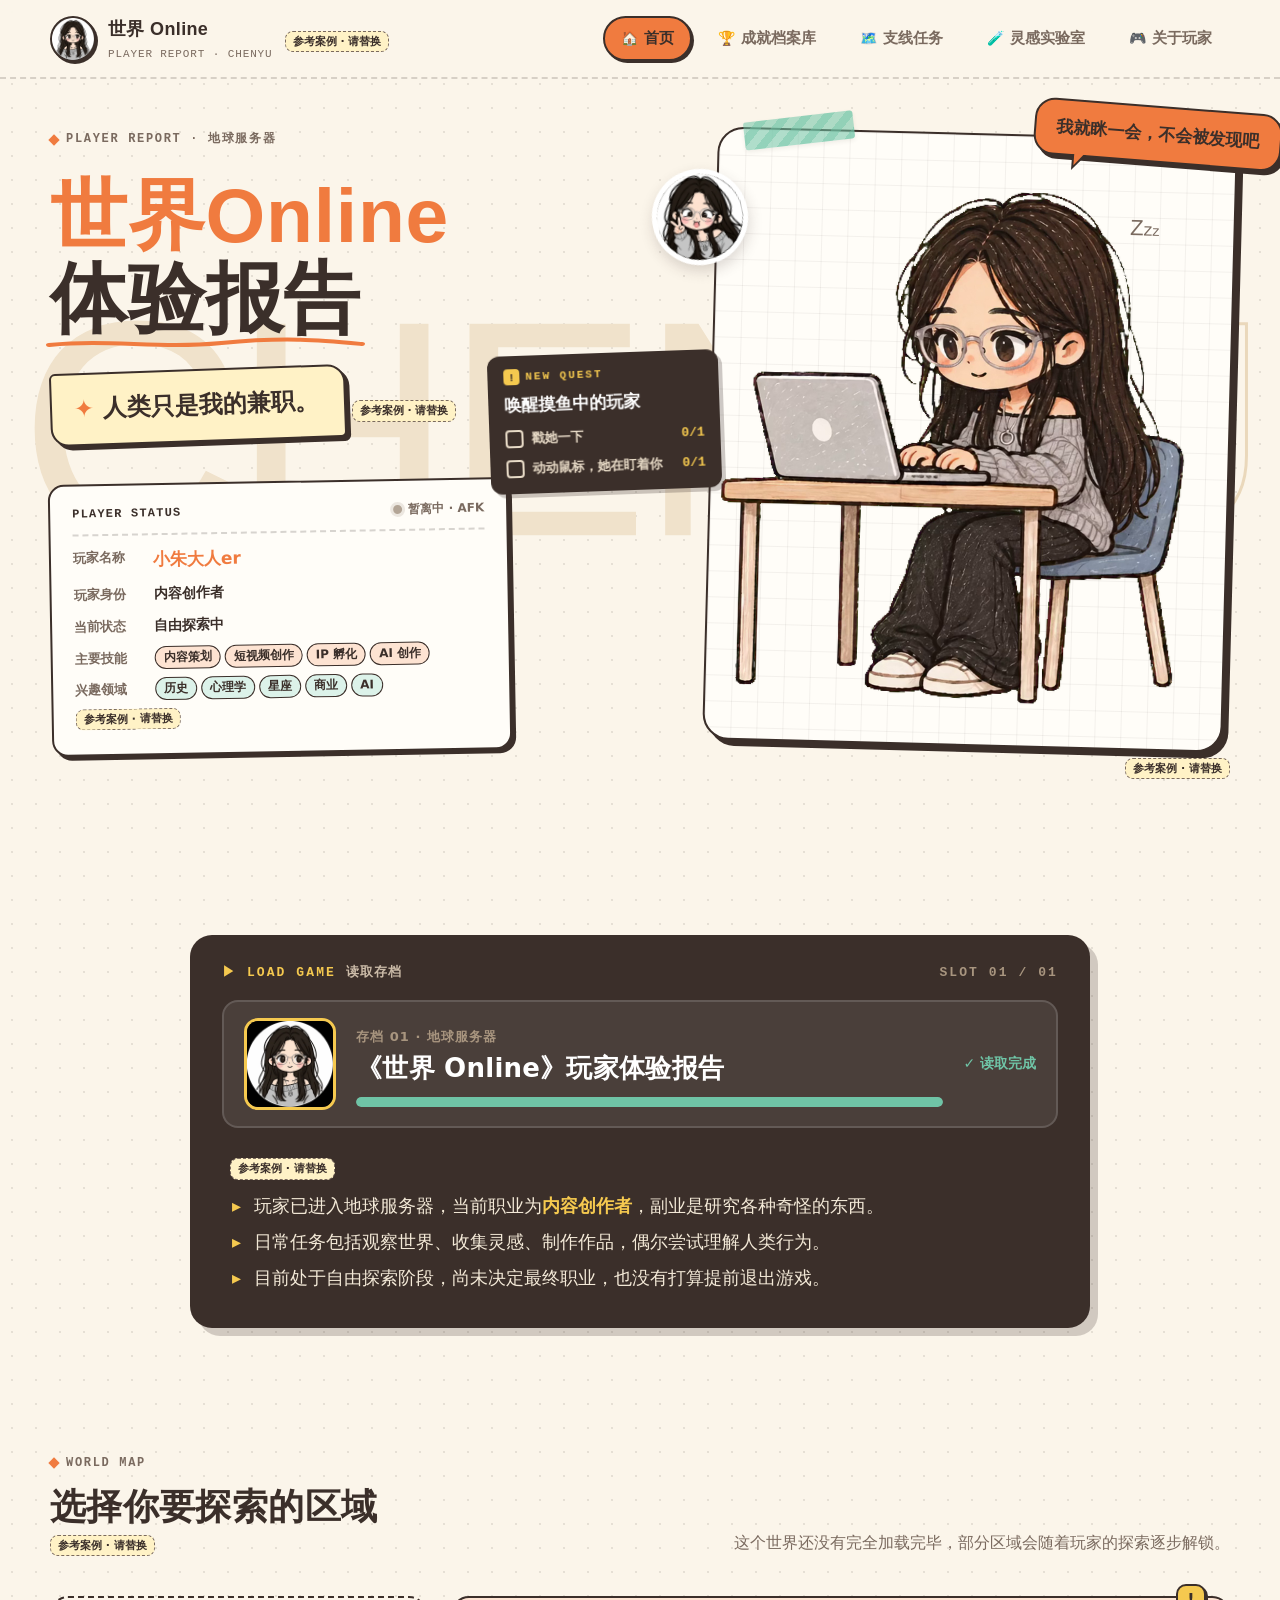
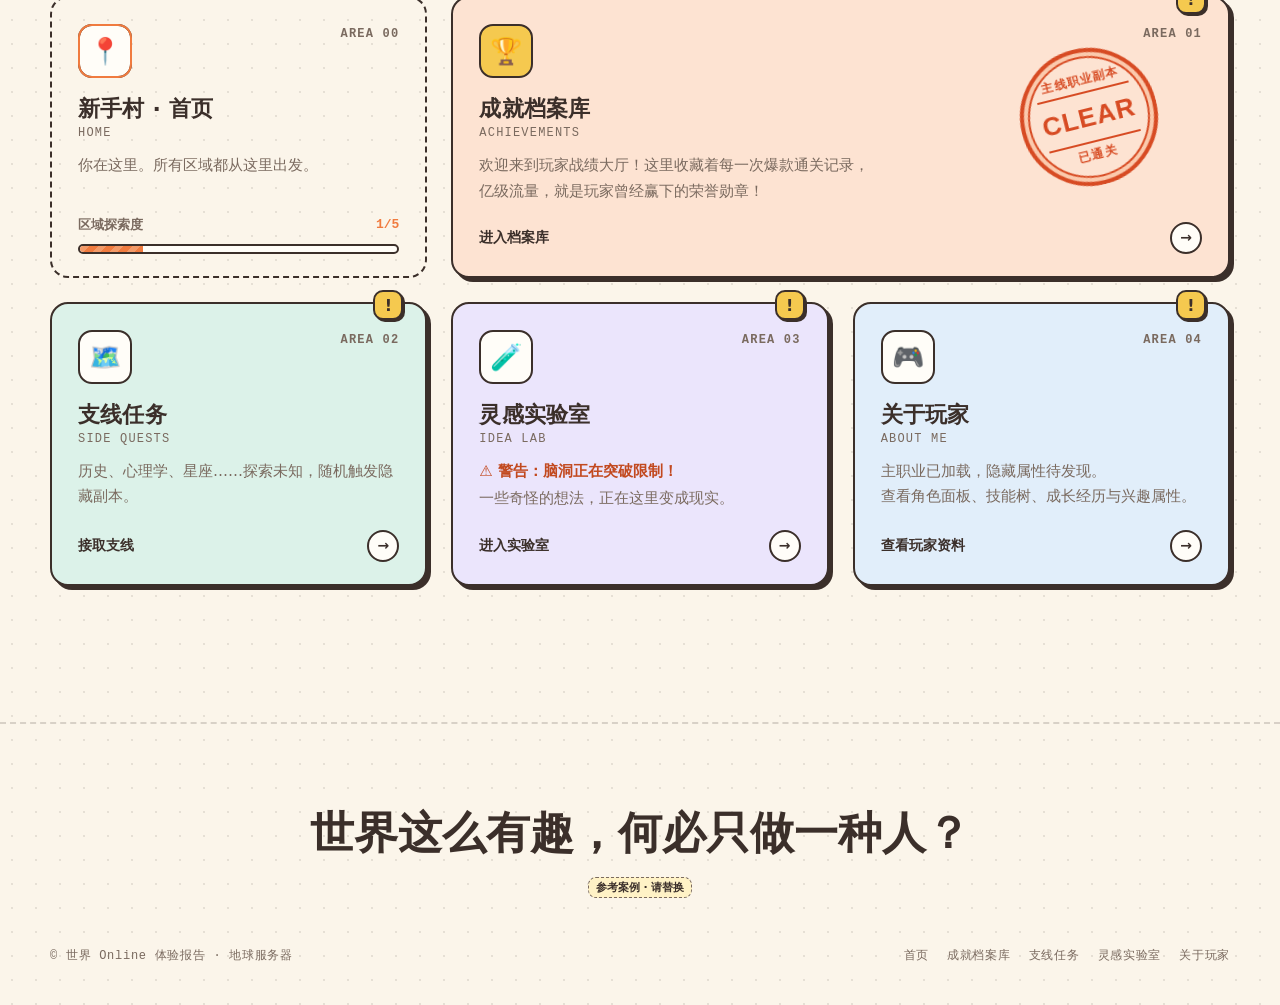
<file: index.html>
<!doctype html>
<html lang="zh-CN">
<head>
  <meta charset="utf-8">
  <meta name="viewport" content="width=device-width, initial-scale=1">
  <title>世界 Online 体验报告 · CHENYU</title>
  <meta name="description" content="把人生当作一场开放世界游戏：一个内容创作者的玩家体验报告。">
  <meta property="og:title" content="世界 Online 体验报告 · CHENYU">
  <meta property="og:description" content="把人生当作一场开放世界游戏：一个内容创作者的玩家体验报告。">
  <meta property="og:type" content="website">
  <link rel="icon" type="image/png" href="assets/img/favicon.png">
  <link rel="apple-touch-icon" href="assets/img/apple-touch-icon.png">
  <link rel="stylesheet" href="assets/css/style.css">
</head>
<body data-page="home">
  <main>
    <!-- 首屏 -->
    <section class="home-hero">
      <div class="hero-bg-word" aria-hidden="true">CHEN<span>YU</span></div>
      <div class="container hero-grid">
        <div class="hero-copy">
          <span class="eyebrow">Player Report · 地球服务器</span>
          <h1 class="hero-title"><em>世界Online</em><br><span class="scribble">体验报告</span></h1>
          <p class="slogan-note">人类只是我的兼职。</p>
          <span class="reference-label">参考案例 · 请替换</span>

          <aside class="hud" aria-label="玩家状态">
            <div class="hud-head">
              <span>PLAYER STATUS</span>
              <span class="status-dot" data-player-status>暂离中 · AFK</span>
            </div>
            <dl class="hud-rows">
              <div class="hud-row"><dt>玩家名称</dt><dd class="hud-name">小朱大人er</dd></div>
              <div class="hud-row"><dt>玩家身份</dt><dd>内容创作者</dd></div>
              <div class="hud-row"><dt>当前状态</dt><dd>自由探索中</dd></div>
              <div class="hud-row">
                <dt>主要技能</dt>
                <dd class="hud-tags">
                  <span class="chip chip-orange">内容策划</span>
                  <span class="chip chip-orange">短视频创作</span>
                  <span class="chip chip-orange">IP 孵化</span>
                  <span class="chip chip-orange">AI 创作</span>
                </dd>
              </div>
              <div class="hud-row">
                <dt>兴趣领域</dt>
                <dd class="hud-tags">
                  <span class="chip chip-mint">历史</span>
                  <span class="chip chip-mint">心理学</span>
                  <span class="chip chip-mint">星座</span>
                  <span class="chip chip-mint">商业</span>
                  <span class="chip chip-mint">AI</span>
                </dd>
              </div>            </dl>
            <span class="reference-label">参考案例 · 请替换</span>
          </aside>
        </div>

        <div class="hero-stage">
          <div class="nap-card">
            <span class="tape tape-left" aria-hidden="true"></span>
            <div class="motion-stage" tabindex="0" role="button" aria-label="点击唤醒玩家" data-mode="fallback">
              <canvas class="canvas-sleepwake"></canvas>
              <canvas class="canvas-gaze"></canvas>
              <img class="motion-fallback" src="assets/nap-girl/poster-sleep.png" alt="戴圆框眼镜的长发女孩趴在电脑前打盹">
            </div>
            <div class="nap-zzz" aria-hidden="true"><span>Z</span><span>z</span><span>z</span></div>
            <p class="nap-bubble motion-hint" aria-live="polite">我就眯一会，不会被发现吧</p>
          </div>
          <span class="reference-label home-character-reference">参考案例 · 请替换</span>

          <img class="sticker" src="assets/img/sticker-peace.webp" alt="" style="left:-58px; top:36px; transform:rotate(-12deg);">

          <div class="quest-tracker" data-quest-tracker aria-live="polite">
            <span class="qt-head" data-qt-head>NEW QUEST</span>
            <span class="qt-title" data-qt-title>唤醒摸鱼中的玩家</span>
            <span class="qt-row" data-qt-row="poke"><i class="qt-check"></i><span data-qt-step>戳她一下</span><b data-qt-count>0/1</b></span>
            <span class="qt-row" data-qt-row="look"><i class="qt-check"></i><span>动动鼠标，她在盯着你</span><b data-qt-count>0/1</b></span>
          </div>
        </div>
      </div>
    </section>

    <!-- 读取存档：个人介绍（文案保持原样） -->
    <section class="section">
      <div class="container">
        <div class="savefile reveal">
          <div class="savefile-head">
            <span class="savefile-mode">▶ LOAD GAME<em>读取存档</em></span>
            <span class="savefile-slots">SLOT 01 / 01</span>
          </div>
          <div class="save-slot">
            <img class="save-slot-avatar" src="assets/img/avatar.webp" alt="">
            <div class="save-slot-info">
              <span class="save-slot-meta">存档 01 · 地球服务器</span>
              <h2>《世界 Online》玩家体验报告</h2>
              <div class="save-bar" aria-hidden="true"><i></i></div>
            </div>
            <span class="save-slot-status" aria-hidden="true">
              <span class="is-loading">读取中…</span>
              <span class="is-loaded">✓ 读取完成</span>
            </span>
          </div>
          <div class="save-log">
            <span class="reference-label">参考案例 · 请替换</span>
            <p>玩家已进入地球服务器，当前职业为<span class="save-em">内容创作者</span>，副业是研究各种奇怪的东西。</p>
            <p>日常任务包括观察世界、收集灵感、制作作品，偶尔尝试理解人类行为。</p>
            <p>目前处于自由探索阶段，尚未决定最终职业，也没有打算提前退出游戏。</p>
          </div>
        </div>
      </div>
    </section>

    <!-- 区域入口 -->
    <section class="section" style="padding-top:24px">
      <div class="container">
        <div class="section-head">
          <div>
            <span class="eyebrow">World Map</span>
            <h2>选择你要探索的区域</h2>
            <span class="reference-label">参考案例 · 请替换</span>
          </div>
          <p class="section-note">这个世界还没有完全加载完毕，部分区域会随着玩家的探索逐步解锁。</p>
        </div>

        <div class="zones">
          <div class="card zone zone-here reveal" style="--i:0">
            <div class="zone-top">
              <span class="zone-icon zone-pin" style="background:var(--card)">📍</span>
              <span class="zone-code">AREA 00</span>
            </div>
            <h3>新手村 · 首页</h3>
            <span class="zone-en">Home</span>
            <p>你在这里。所有区域都从这里出发。</p>
            <div class="explore">
              <span class="explore-label">区域探索度 <b data-explore-count>1/5</b></span>
              <span class="explore-bar"><i data-explore-bar></i></span>
            </div>
          </div>

          <a class="card zone zone-wide reveal" href="achievements.html" data-zone="achievements" style="--i:1; background:var(--orange-soft)">
            <span class="zone-flag" aria-hidden="true"></span>
            <div class="zone-top">
              <span class="zone-icon" style="background:var(--sun)">🏆</span>
              <span class="zone-code">AREA 01</span>
            </div>
            <h3>成就档案库</h3>
            <span class="zone-en">Achievements</span>
            <p>欢迎来到玩家战绩大厅！这里收藏着每一次爆款通关记录，<br>亿级流量，就是玩家曾经赢下的荣誉勋章！</p>
            <span class="clear-stamp"><i>主线职业副本</i><b>CLEAR</b><i>已通关</i></span>
            <span class="zone-go">进入档案库 <span class="arrow">→</span></span>
          </a>

          <a class="card zone reveal" href="side-quests.html" data-zone="side-quests" style="--i:2; background:var(--mint-soft)">
            <span class="zone-flag" aria-hidden="true"></span>
            <div class="zone-top">
              <span class="zone-icon" style="background:var(--card)">🗺️</span>
              <span class="zone-code">AREA 02</span>
            </div>
            <h3>支线任务</h3>
            <span class="zone-en">Side Quests</span>
            <p>历史、心理学、星座……探索未知，随机触发隐藏副本。</p>
            <span class="zone-go">接取支线 <span class="arrow">→</span></span>
          </a>

          <a class="card zone reveal" href="idea-lab.html" data-zone="idea-lab" style="--i:3; background:var(--lilac-soft)">
            <span class="zone-flag" aria-hidden="true"></span>
            <div class="zone-top">
              <span class="zone-icon" style="background:var(--card)">🧪</span>
              <span class="zone-code">AREA 03</span>
            </div>
            <h3>灵感实验室</h3>
            <span class="zone-en">Idea Lab</span>
            <p class="zone-warn">⚠ 警告：脑洞正在突破限制！</p>
            <p>一些奇怪的想法，正在这里变成现实。</p>
            <span class="zone-go">进入实验室 <span class="arrow">→</span></span>
          </a>

          <a class="card zone reveal" href="about.html" data-zone="about" style="--i:4; background:var(--sky-soft)">
            <span class="zone-flag" aria-hidden="true"></span>
            <div class="zone-top">
              <span class="zone-icon" style="background:var(--card)">🎮</span>
              <span class="zone-code">AREA 04</span>
            </div>
            <h3>关于玩家</h3>
            <span class="zone-en">About Me</span>
            <p>主职业已加载，隐藏属性待发现。<br>查看角色面板、技能树、成长经历与兴趣属性。</p>
            <span class="zone-go">查看玩家资料 <span class="arrow">→</span></span>
          </a>
        </div>
      </div>
      </div>
    </section>
  </main>

  <script src="assets/js/main.js" defer></script>
  <script type="module" src="assets/nap-girl/app.js"></script>
</body>
</html>
</file>
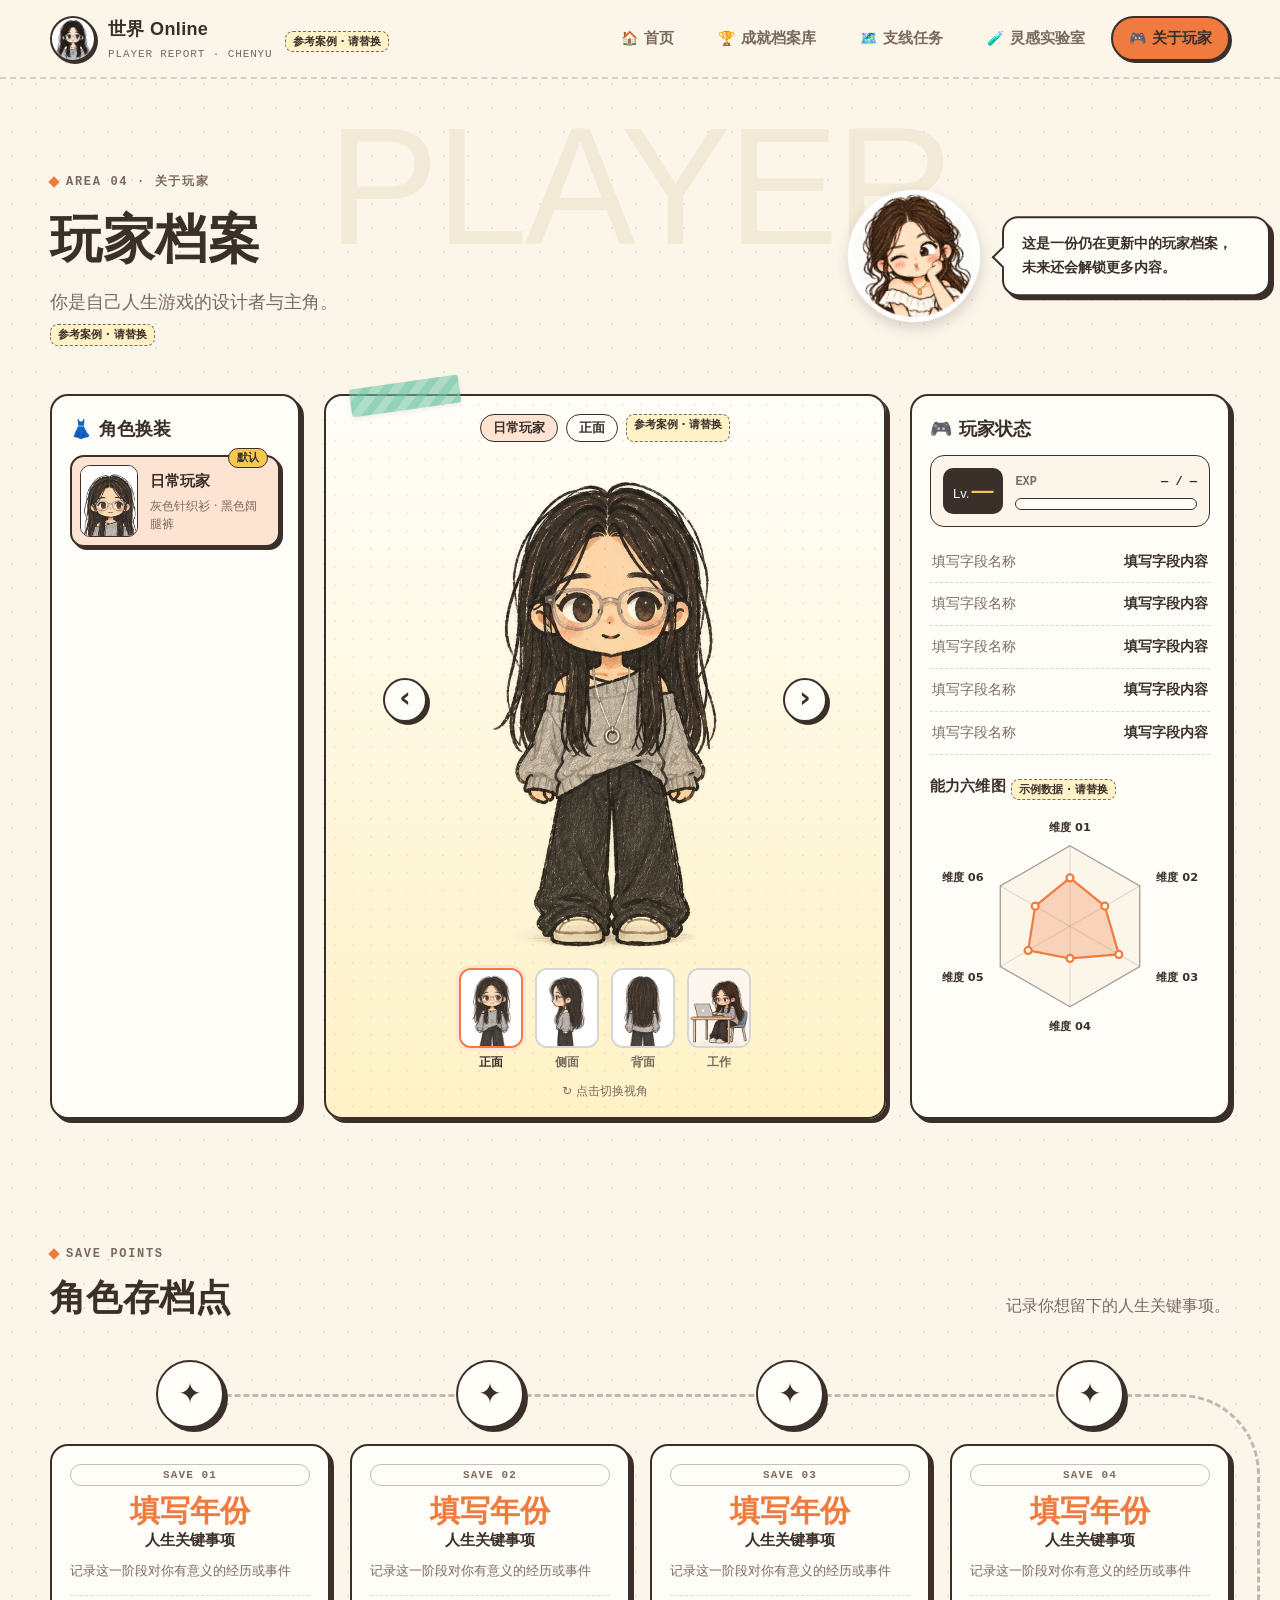
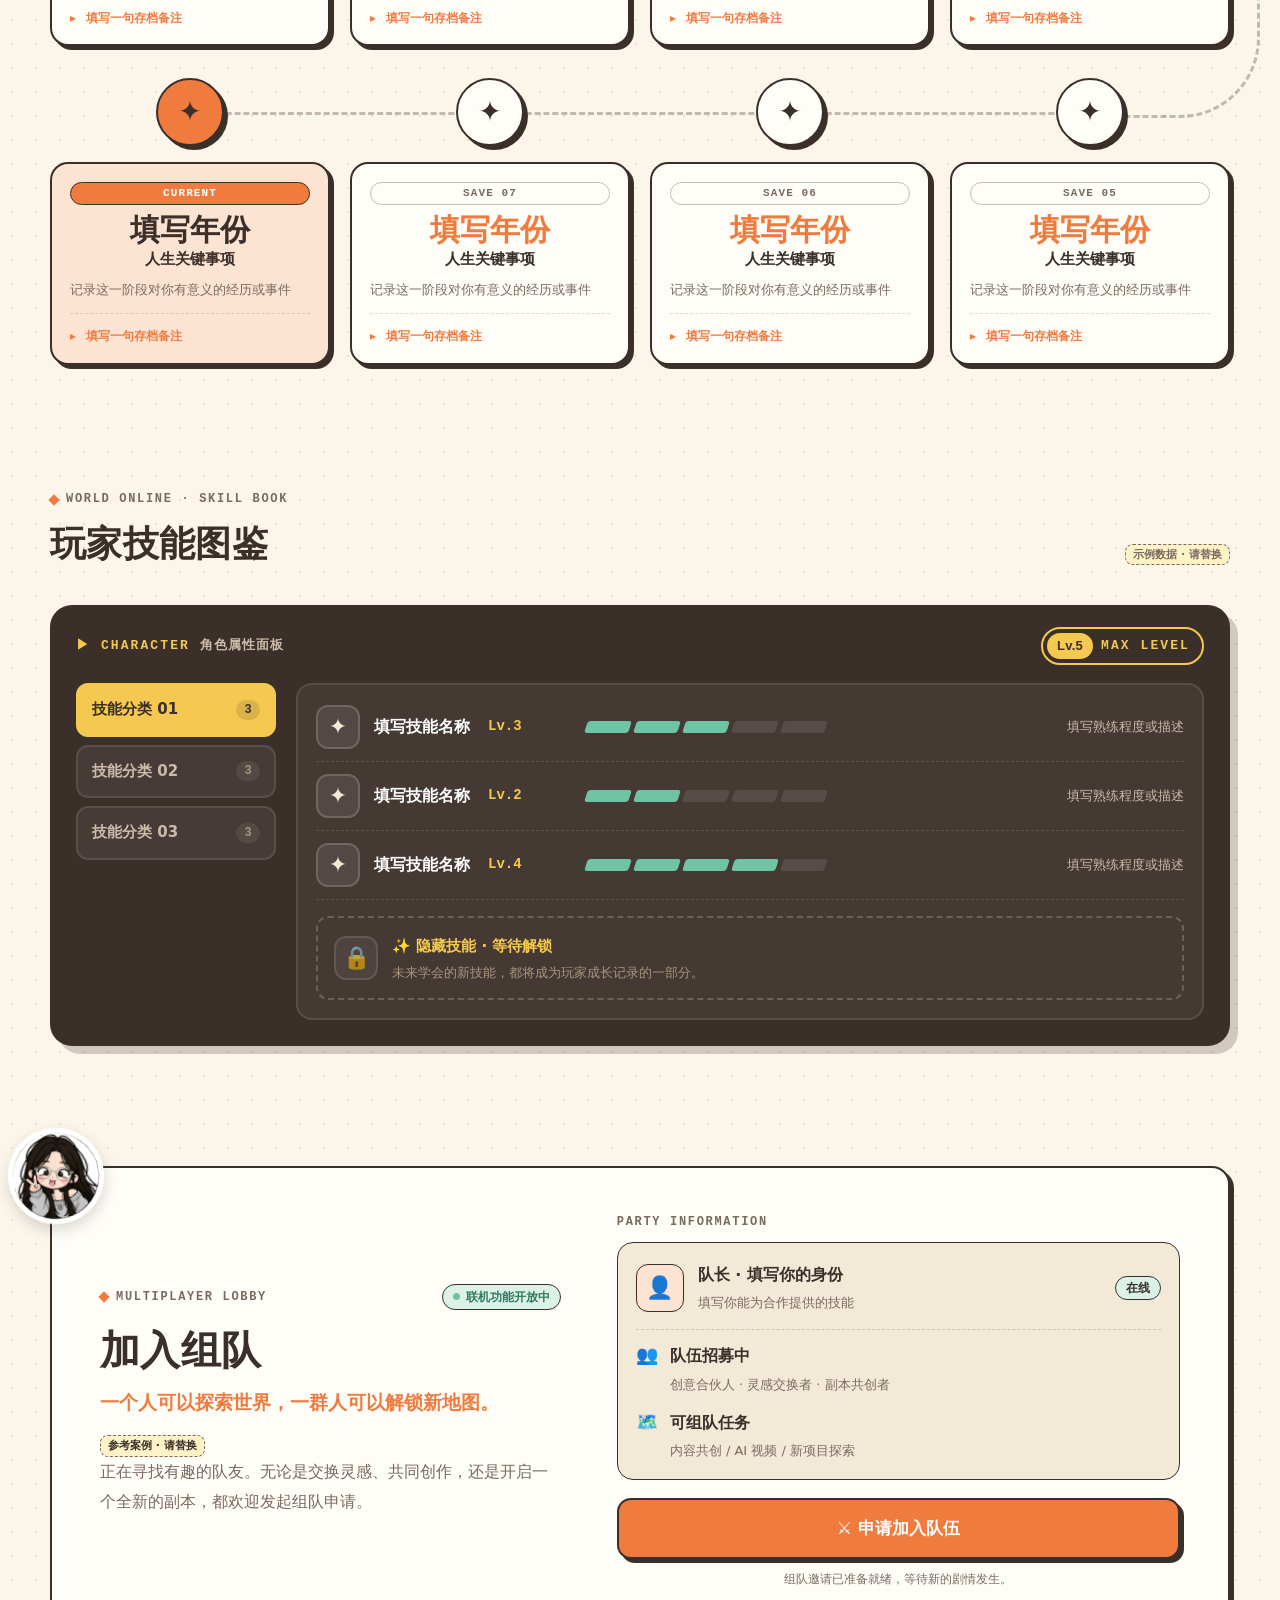
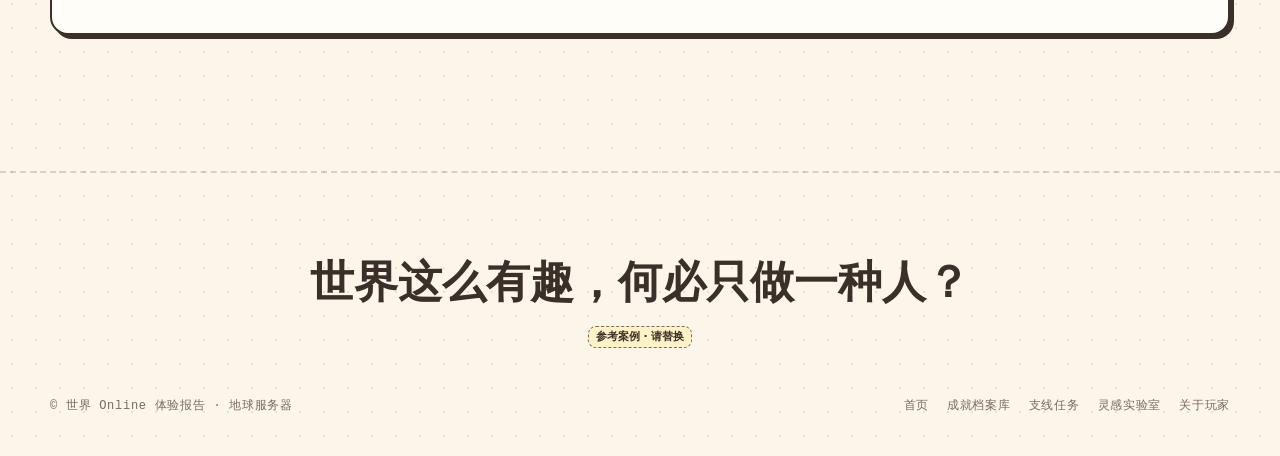
<file: about.html>
<!doctype html>
<html lang="zh-CN">
<head>
  <meta charset="utf-8">
  <meta name="viewport" content="width=device-width, initial-scale=1">
  <title>关于玩家 · 世界 Online 体验报告</title>
  <meta name="description" content="你是自己人生游戏的设计者与主角。">
  <meta property="og:title" content="关于玩家 · 世界 Online 体验报告">
  <meta property="og:description" content="你是自己人生游戏的设计者与主角。">
  <meta property="og:type" content="website">
  <link rel="icon" type="image/png" href="assets/img/favicon.png">
  <link rel="apple-touch-icon" href="assets/img/apple-touch-icon.png">
  <link rel="stylesheet" href="assets/css/style.css">
</head>
<body data-page="about">
  <main>
    <section class="page-hero pf-hero">
      <div class="page-hero-word" aria-hidden="true">PLAYER</div>
      <div class="container">
        <div>
          <span class="eyebrow">Area 04 · 关于玩家</span>
          <h1>玩家档案</h1>
          <p class="page-hero-lead">你是自己人生游戏的设计者与主角。</p>
          <span class="reference-label">参考案例 · 请替换</span>
        </div>
        <div class="pf-hero-mascot">
          <img class="sticker" src="assets/img/sticker-wink.webp" alt="">
          <p class="pf-hero-bubble">这是一份仍在更新中的玩家档案，<br>未来还会解锁更多内容。</p>
        </div>
      </div>
    </section>

    <!-- 玩家档案：换装列表 / 角色展示 / 状态面板 -->
    <section class="section" style="padding-top:8px">
      <div class="container">
        <div class="pf" data-profile>
          <!-- 左：角色换装 -->
          <aside class="card pf-panel pf-outfits">
            <h2 class="pf-panel-title">👗 角色换装</h2>
            <div class="pf-outfit-list" data-outfit-list role="radiogroup" aria-label="选择装扮"></div>
          </aside>

          <!-- 中：角色展示 -->
          <div class="card pf-stage">
            <span class="tape tape-left" aria-hidden="true"></span>
            <div class="pf-stage-head">
              <span class="chip chip-orange" data-stage-outfit></span>
              <span class="chip" data-stage-view>正面</span>
              <span class="reference-label" data-stage-reference hidden>参考案例 · 请替换</span>
            </div>
            <div class="pf-stage-main">
              <button class="pf-arrow pf-arrow-prev" type="button" data-view-prev aria-label="上一个视角">‹</button>
              <figure class="pf-figure">
                <img data-stage-img alt="" hidden>
                <p class="pf-figure-missing" data-stage-missing hidden>这个视角暂未解锁</p>
              </figure>
              <button class="pf-arrow pf-arrow-next" type="button" data-view-next aria-label="下一个视角">›</button>
            </div>
            <div class="pf-views" data-view-list role="tablist" aria-label="切换视角"></div>
            <p class="pf-hint">↻ 点击切换视角</p>
          </div>

          <!-- 右：玩家状态 -->
          <aside class="card pf-panel pf-status">
            <h2 class="pf-panel-title">🎮 玩家状态</h2>
            <div class="pf-level">
              <span class="pf-lv">Lv.<b>—</b></span>
              <div class="pf-exp">
                <span class="pf-exp-label">EXP <b>— / —</b></span>
                <span class="pf-exp-bar" aria-hidden="true"><i style="width:0%"></i></span>
              </div>
            </div>
            <dl class="pf-rows" data-player-fields></dl>
            <h3 class="pf-radar-title">能力六维图 <span class="reference-label">示例数据 · 请替换</span></h3>
            <svg class="pf-radar" data-radar viewBox="0 0 320 280" role="img" aria-label="能力六维图示例，数值不代表真实个人能力"></svg>
          </aside>
        </div>
      </div>
    </section>

    <!-- 成长路径 -->
    <section class="section" style="padding-top:24px">
      <div class="container">
        <div class="section-head">
          <div>
            <span class="eyebrow">Save Points</span>
            <h2>角色存档点</h2>
          </div>
          <p>记录你想留下的人生关键事项。</p>
        </div>
        <div class="savepoints" data-savepoints></div>
      </div>
    </section>

    <!-- 技能树 -->
    <section class="section" style="padding-top:24px">
      <div class="container">
        <div class="section-head">
          <div>
            <span class="eyebrow">World Online · Skill Book</span>
            <h2>玩家技能图鉴</h2>
          </div>
          <p class="reference-label">示例数据 · 请替换</p>
        </div>

        <!-- 属性面板：左侧分类页签，右侧技能列表 -->
        <div class="attr reveal" data-skillbook>
          <div class="attr-head">
            <span class="attr-title">▶ CHARACTER<em>角色属性面板</em></span>
            <span class="attr-max"><b>Lv.5</b>MAX LEVEL</span>
          </div>
          <div class="attr-body">
            <div class="attr-tabs" data-attr-tabs role="tablist" aria-label="技能分类"></div>
            <div class="attr-main">
              <ul class="attr-list" data-attr-list></ul>
              <div class="attr-locked">
                <span class="attr-icon">🔒</span>
                <div>
                  <strong>✨ 隐藏技能 · 等待解锁</strong>
                  <p>未来学会的新技能，都将成为玩家成长记录的一部分。</p>
                </div>
              </div>
            </div>
          </div>
        </div>
      </div>
    </section>

    <!-- 当前探索方向 + 联系方式 -->
    <section class="section" style="padding-top:24px">
      <div class="container">
        <!-- 多人联机：左栏介绍固定；右栏依次切换 组队大厅 → 扫码 → 申请已送达 -->
        <div class="card lobby reveal" data-lobby data-qr-src="" data-contact-href="" data-contact-label="">
          <img class="sticker" src="assets/img/sticker-peace.webp" alt="" style="left:-44px; top:-40px; transform:rotate(-10deg)">

          <div class="lobby-intro">
            <div class="lobby-top">
              <span class="eyebrow">Multiplayer Lobby</span>
              <span class="lobby-online"><i></i>联机功能开放中</span>
            </div>
            <h2>加入组队</h2>
            <p class="lobby-slogan">一个人可以探索世界，一群人可以解锁新地图。</p>
            <span class="reference-label">参考案例 · 请替换</span>
            <p class="lobby-desc">正在寻找有趣的队友。无论是交换灵感、共同创作，还是开启一个全新的副本，都欢迎发起组队申请。</p>
          </div>

          <!-- 第一步：组队大厅 -->
          <div class="lobby-step" data-lobby-step="party">
            <span class="lobby-label">PARTY INFORMATION</span>
            <div class="lobby-box">
              <div class="lobby-leader">
                <span class="lobby-avatar">👤</span>
                <div>
                  <strong>队长 · 填写你的身份</strong>
                  <small>填写你能为合作提供的技能</small>
                </div>
                <span class="lobby-tag is-online">在线</span>
              </div>
              <div class="lobby-row">
                <span class="lobby-row-icon">👥</span>
                <div>
                  <strong>队伍招募中</strong>
                  <small>创意合伙人 · 灵感交换者 · 副本共创者</small>
                </div>
              </div>
              <div class="lobby-row">
                <span class="lobby-row-icon">🗺️</span>
                <div>
                  <strong>可组队任务</strong>
                  <small>内容共创 / AI 视频 / 新项目探索</small>
                </div>
              </div>
            </div>
            <button class="lobby-btn" type="button" data-lobby-go="qr">⚔️ 申请加入队伍</button>
            <p class="lobby-foot">组队邀请已准备就绪，等待新的剧情发生。</p>
          </div>

          <!-- 第二步：扫码发送组队申请（网页没有后台，申请就是访客发出的微信好友申请） -->
          <div class="lobby-step lobby-qr-step" data-lobby-step="qr" hidden>
            <span class="lobby-sys is-pending">📱 SYSTEM MESSAGE · 组队通道已开启</span>
            <h3 data-lobby-contact-title>联系队长</h3>
            <figure class="lobby-qr" data-lobby-qr-frame hidden>
              <img alt="组队联系二维码" data-lobby-qr hidden>
              <span class="lobby-qr-missing" hidden>二维码暂时无法加载</span>
            </figure>
            <p class="lobby-desc" data-lobby-contact-note>本页暂未公开联系方式。</p>
            <a class="entry-action" data-lobby-contact-link target="_blank" rel="noopener" hidden></a>
            <button class="lobby-btn" type="button" data-lobby-go="sent" hidden>✅ 我已发出联系请求</button>
          </div>

          <!-- 第三步：申请已送达 -->
          <div class="lobby-step" data-lobby-step="sent" hidden>
            <span class="lobby-sys">✅ SYSTEM MESSAGE · 申请已送达</span>
            <h3>组队申请已送达！</h3>
            <p class="lobby-desc">这是组队流程的确认画面。好友申请通过扫码后在联系平台上发出。</p>
            <dl class="lobby-box lobby-info">
              <div><dt>申请类型</dt><dd>创意共创</dd></div>
              <div><dt>当前状态</dt><dd><span class="lobby-tag is-wait">等待队长通过</span></dd></div>
            </dl>
            <p class="lobby-desc">接下来就等待剧情更新吧。队长通过好友验证后，就能开始组队啦。</p>
            <p class="lobby-quote">「新的联机剧情，正在等待触发……」</p>
          </div>
        </div>
      </div>
    </section>
  </main>

  <script src="assets/js/main.js" defer></script>
  <script type="module" src="assets/js/about.js"></script>
</body>
</html>
</file>
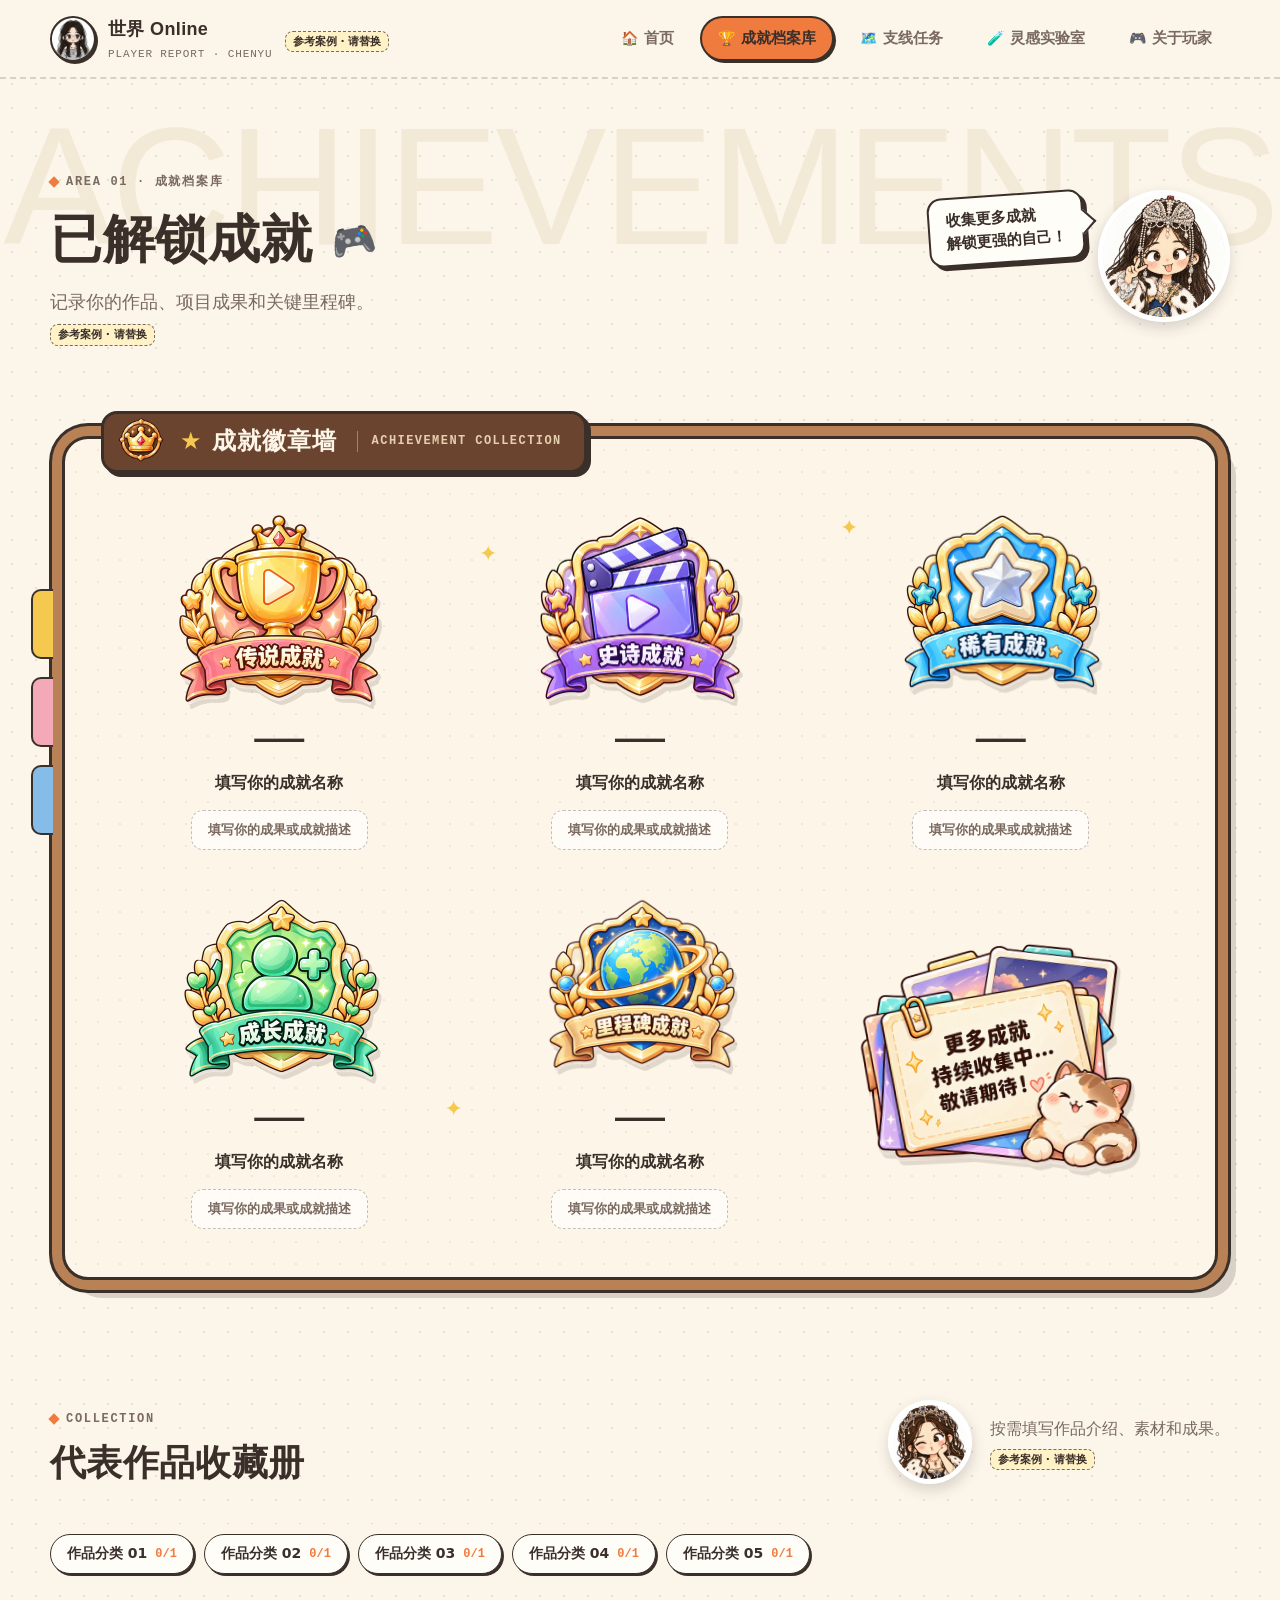
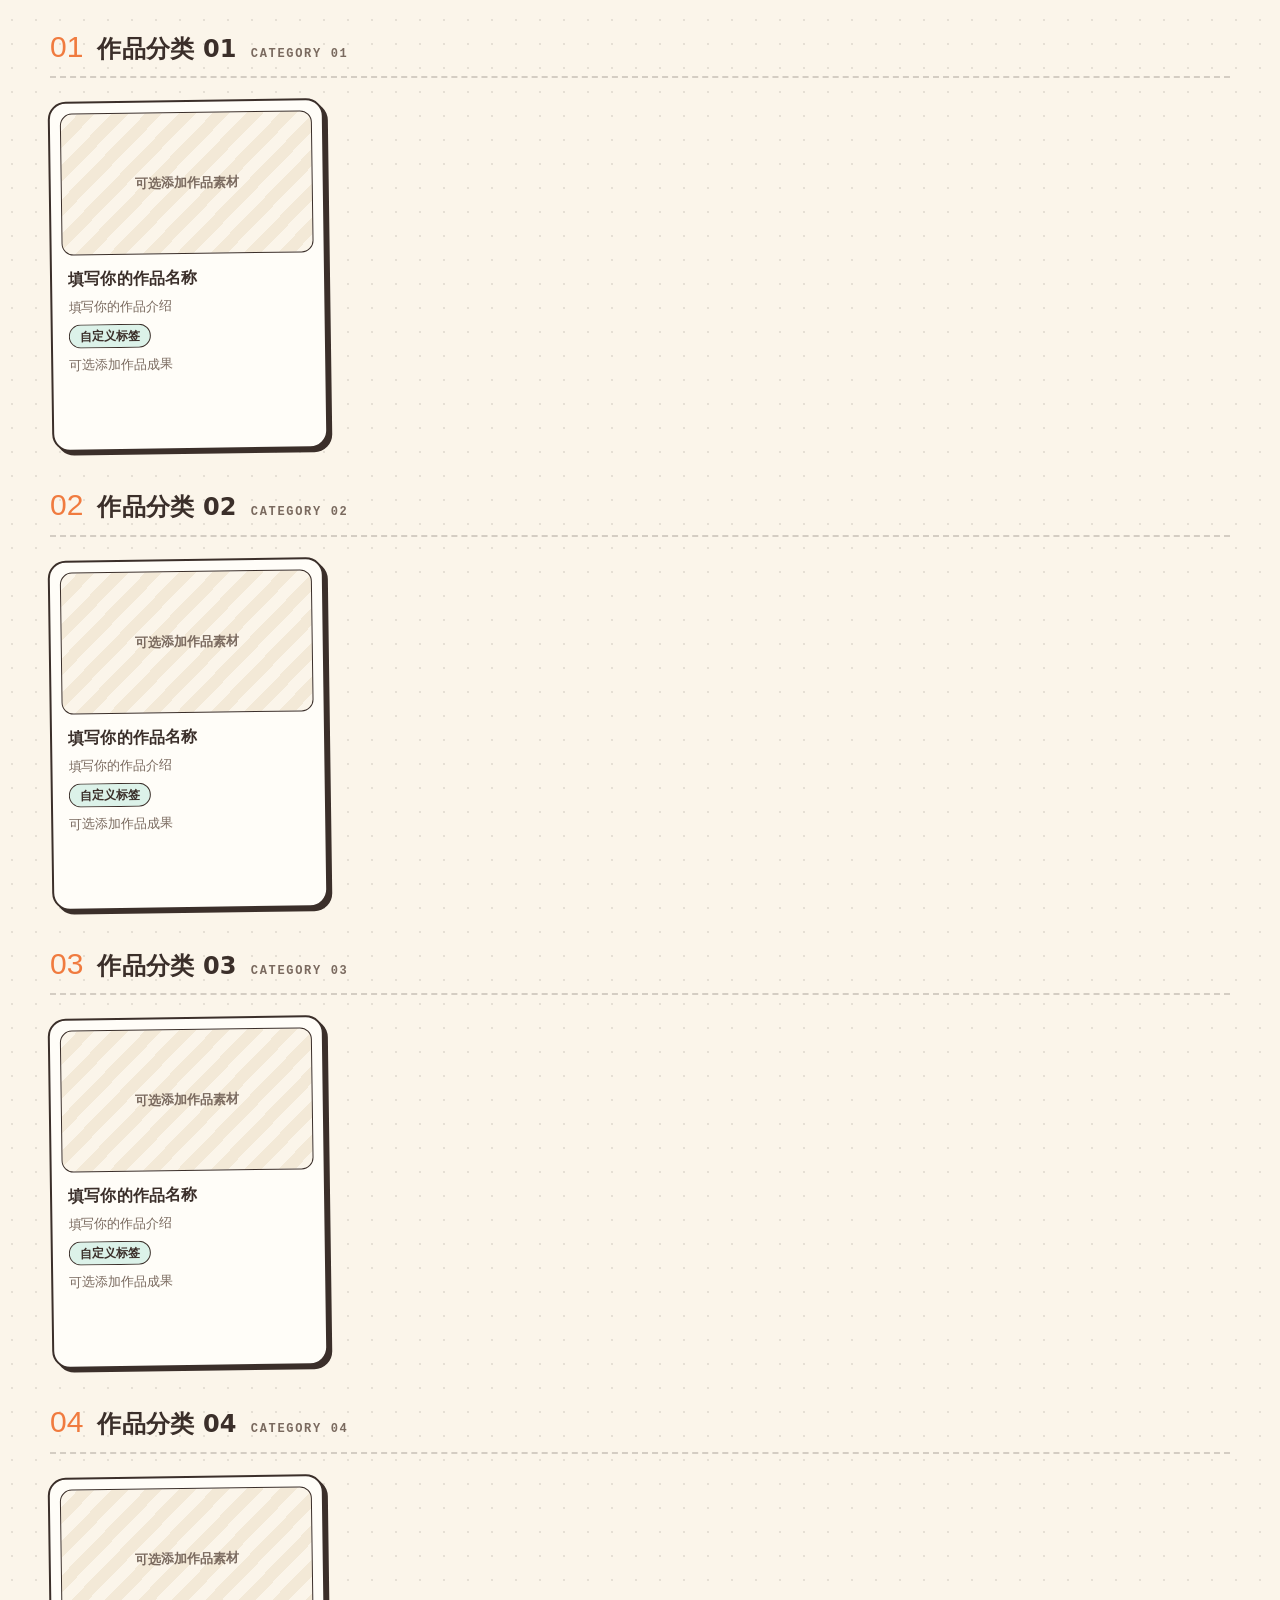
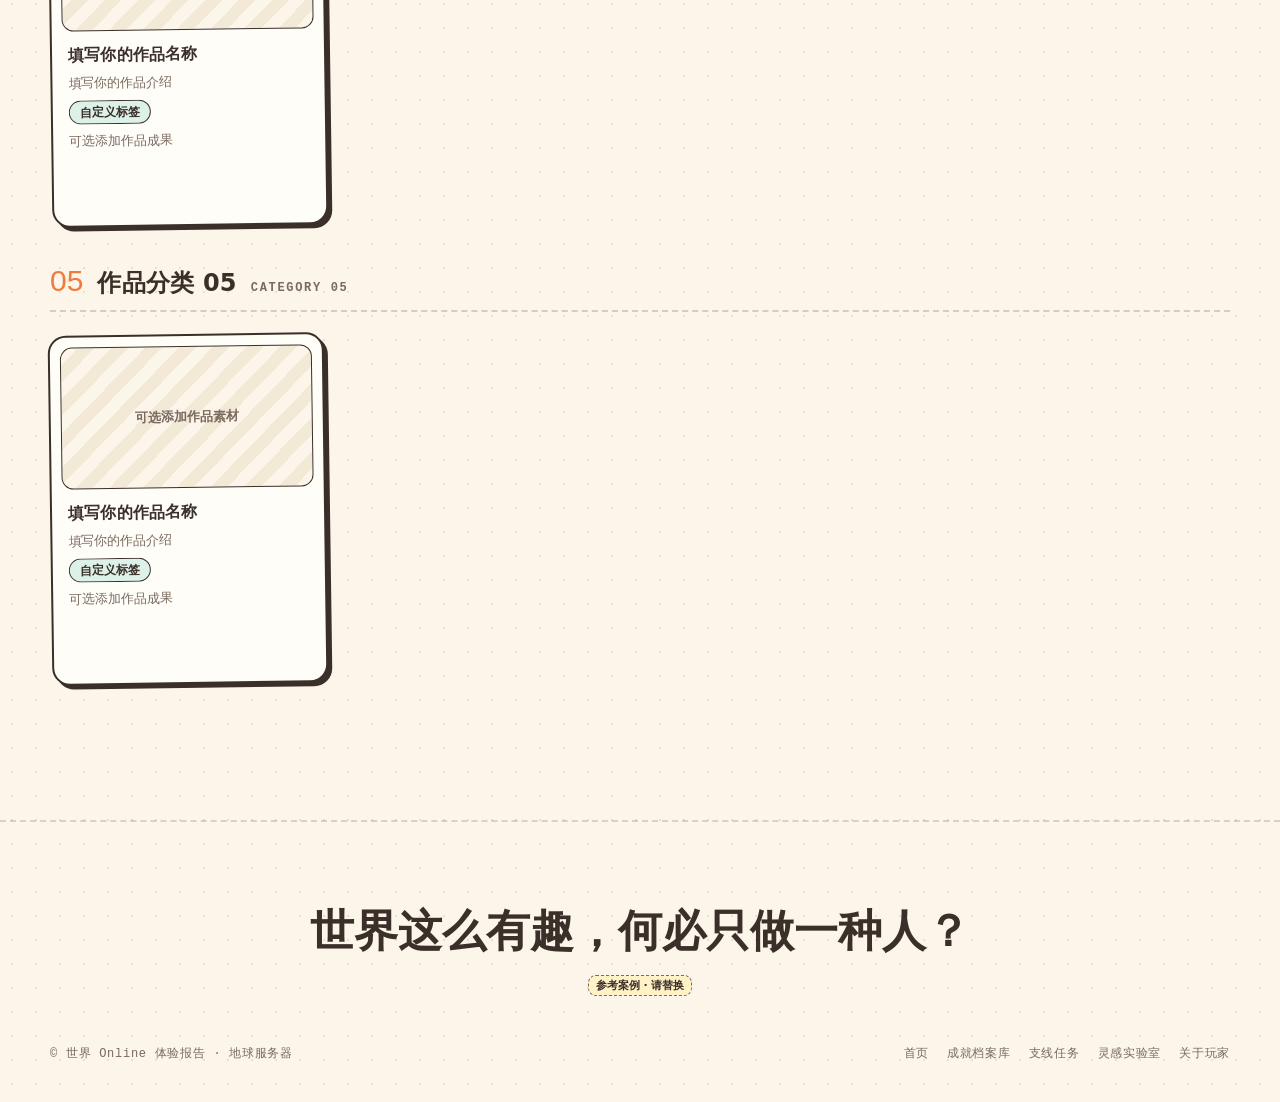
<file: achievements.html>
<!doctype html>
<html lang="zh-CN">
<head>
  <meta charset="utf-8">
  <meta name="viewport" content="width=device-width, initial-scale=1">
  <title>成就档案库 · 世界 Online 体验报告</title>
  <meta name="description" content="记录你的作品、项目成果和关键里程碑。">
  <meta property="og:title" content="成就档案库 · 世界 Online 体验报告">
  <meta property="og:description" content="记录你的作品、项目成果和关键里程碑。">
  <meta property="og:type" content="website">
  <link rel="icon" type="image/png" href="assets/img/favicon.png">
  <link rel="apple-touch-icon" href="assets/img/apple-touch-icon.png">
  <link rel="stylesheet" href="assets/css/style.css">
</head>
<body data-page="achievements">
  <main>
    <section class="page-hero ach-hero">
      <div class="page-hero-word" aria-hidden="true">ACHIEVEMENTS</div>
      <div class="container">
        <div>
          <span class="eyebrow">Area 01 · 成就档案库</span>
          <h1>已解锁成就 <span class="ach-hero-pad" aria-hidden="true">🎮</span></h1>
          <p class="page-hero-lead">记录你的作品、项目成果和关键里程碑。</p>
          <span class="reference-label">参考案例 · 请替换</span>
        </div>
        <div class="ach-hero-mascot" aria-hidden="true">
          <img class="sticker" src="assets/img/sticker-queen.webp" alt="">
          <p class="ach-hero-bubble">收集更多成就<br>解锁更强的自己！</p>
        </div>
      </div>
    </section>

    <!-- 成就徽章墙：收藏图鉴风 -->
    <section class="section" style="padding-top:8px">
      <div class="container">
        <div class="badge-wall reveal">
          <span class="bw-tabs" aria-hidden="true"><i></i><i></i><i></i></span>
          <div class="bw-head">
            <img class="bw-head-icon" src="assets/img/badges/crown.png" alt="">
            <h2>成就徽章墙</h2>
            <span class="bw-head-en">Achievement Collection</span>
          </div>

          <div class="bw-grid" data-badge-wall>
            <div class="bw-more">
              <img src="assets/img/badges/more.png" alt="更多成就持续收集中，敬请期待！">
            </div>
          </div>

          <span class="bw-spark" style="left:36%; top:96px" aria-hidden="true">✦</span>
          <span class="bw-spark" style="right:31%; top:70px" aria-hidden="true">✦</span>
          <span class="bw-spark" style="left:33%; bottom:150px" aria-hidden="true">✦</span>
        </div>
      </div>
    </section>

    <!-- 作品收藏册 -->
    <section class="section" style="padding-top:24px">
      <div class="container">
        <div class="section-head">
          <div>
            <span class="eyebrow">Collection</span>
            <h2>代表作品收藏册</h2>
          </div>
          <div class="collection-note">
            <img class="sticker" src="assets/img/sticker-queen-wink.webp" alt="">
            <div><p>按需填写作品介绍、素材和成果。</p><span class="reference-label">参考案例 · 请替换</span></div>
          </div>
        </div>

        <nav class="works-nav" aria-label="作品分类" data-works-nav></nav>
        <div data-works-sections></div>
      </div>
    </section>
  </main>

  <script src="assets/js/main.js" defer></script>
  <script type="module" src="assets/js/works.js"></script>
</body>
</html>
</file>
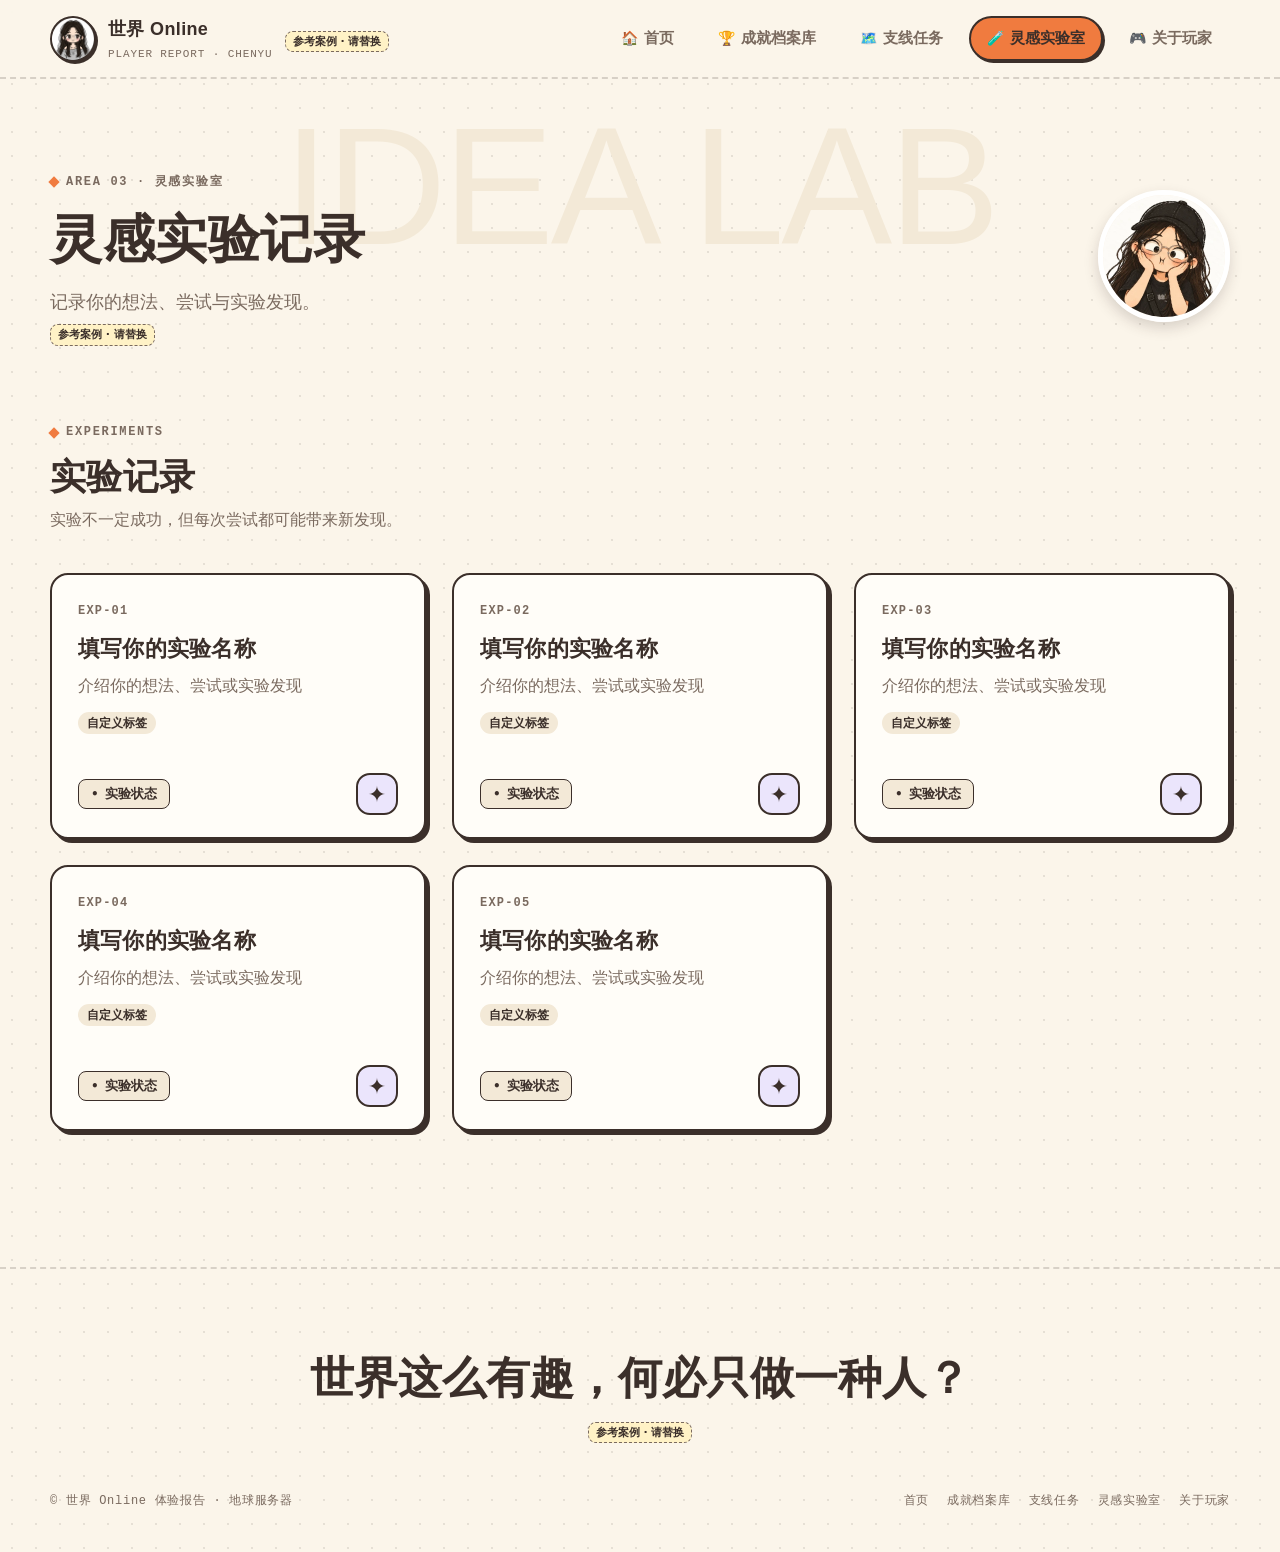
<file: idea-lab.html>
<!doctype html>
<html lang="zh-CN">
<head>
  <meta charset="utf-8">
  <meta name="viewport" content="width=device-width, initial-scale=1">
  <title>灵感实验室 · 世界 Online 体验报告</title>
  <meta name="description" content="记录你的想法、尝试与实验发现。">
  <meta property="og:title" content="灵感实验室 · 世界 Online 体验报告">
  <meta property="og:description" content="记录你的想法、尝试与实验发现。">
  <meta property="og:type" content="website">
  <link rel="icon" type="image/png" href="assets/img/favicon.png">
  <link rel="apple-touch-icon" href="assets/img/apple-touch-icon.png">
  <link rel="stylesheet" href="assets/css/style.css">
</head>
<body data-page="idea-lab">
  <main>
    <section class="page-hero">
      <div class="page-hero-word" aria-hidden="true">IDEA LAB</div>
      <div class="container">
        <div>
          <span class="eyebrow">Area 03 · 灵感实验室</span>
          <h1>灵感实验记录</h1>
          <p class="page-hero-lead" style="max-width:none">记录你的想法、尝试与实验发现。</p>
          <span class="reference-label">参考案例 · 请替换</span>
        </div>
        <img class="sticker" src="assets/img/sticker-pout-cap.webp" alt="" style="transform:rotate(6deg)">
      </div>
    </section>

    <section class="section" style="padding-top:16px">
      <div class="container">
        <div class="section-head">
          <div>
            <span class="eyebrow">Experiments</span>
            <h2>实验记录</h2>
            <p style="margin-top:8px">实验不一定成功，但每次尝试都可能带来新发现。</p>
          </div>
        </div>
        <div class="lab-grid" data-experiments></div>
      </div>
    </section>
  </main>

  <script src="assets/js/main.js" defer></script>
  <script type="module" src="assets/js/idea-lab.js"></script>
</body>
</html>
</file>
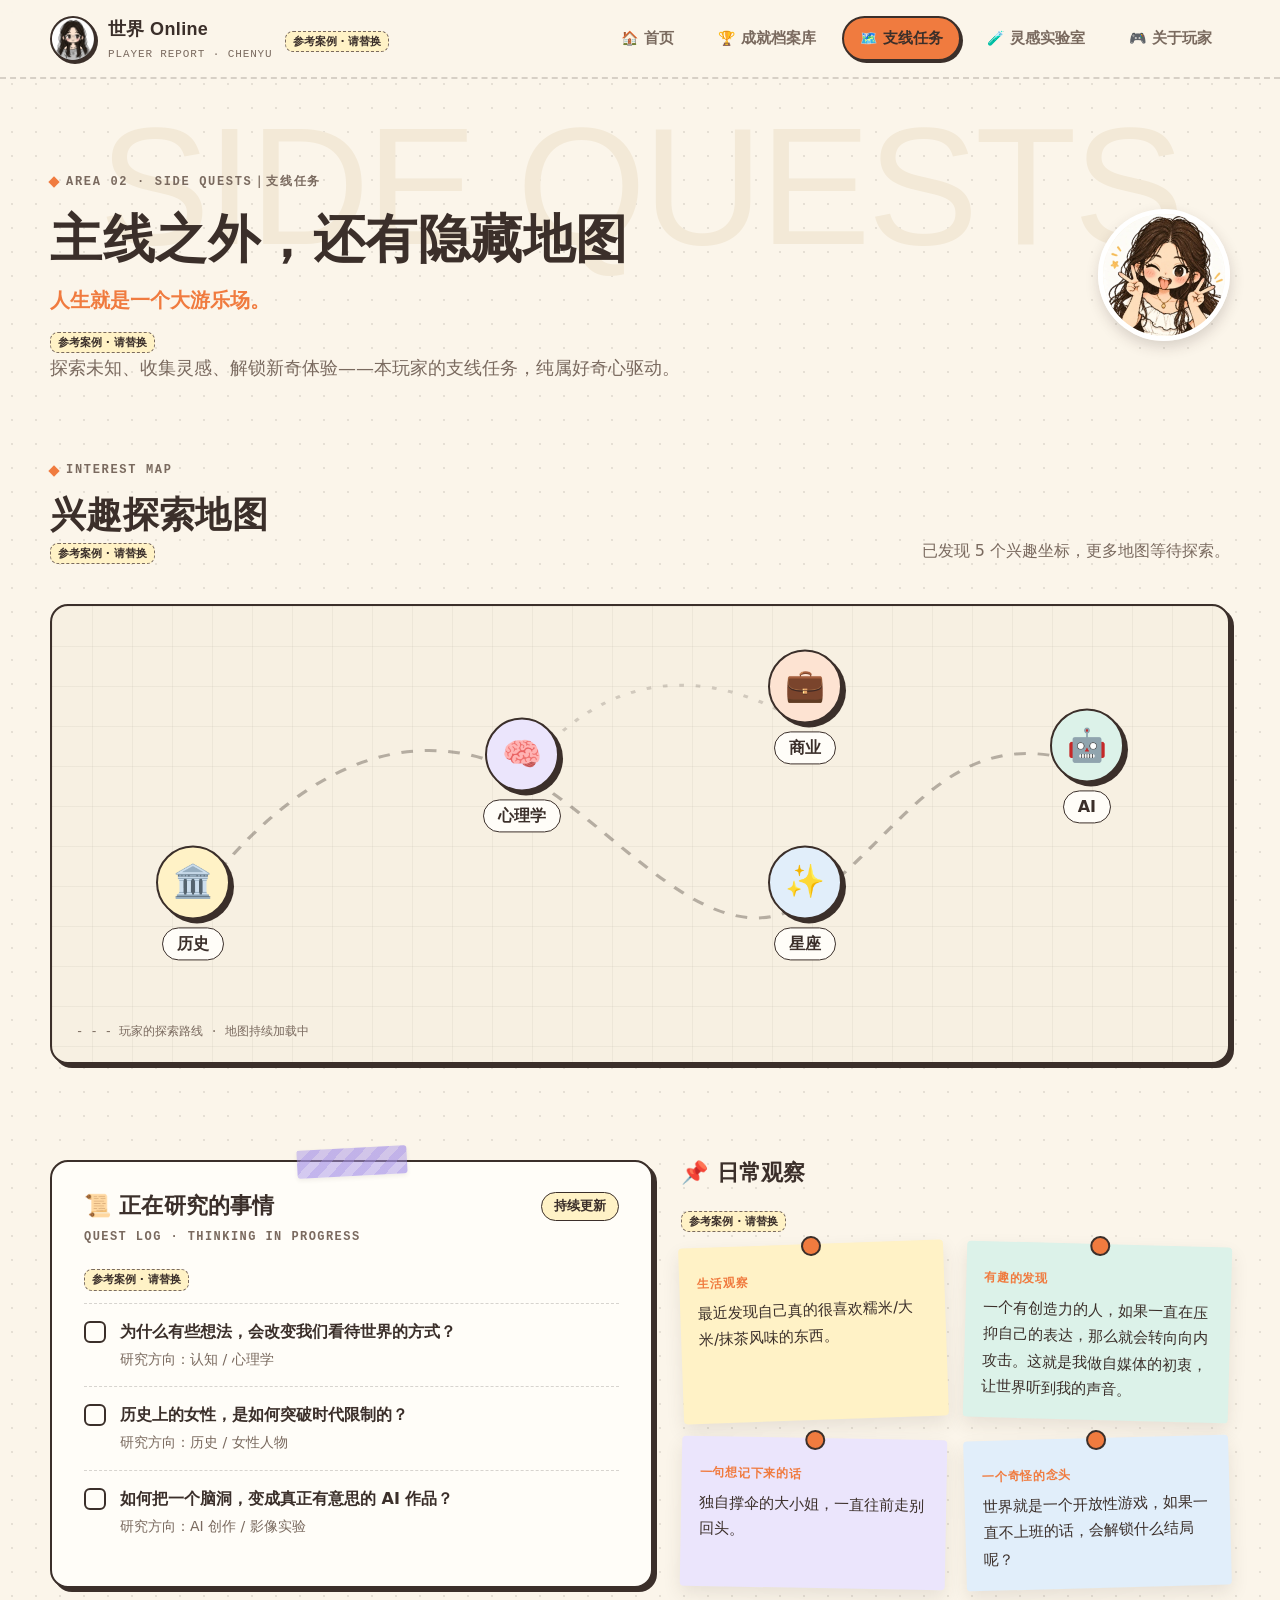
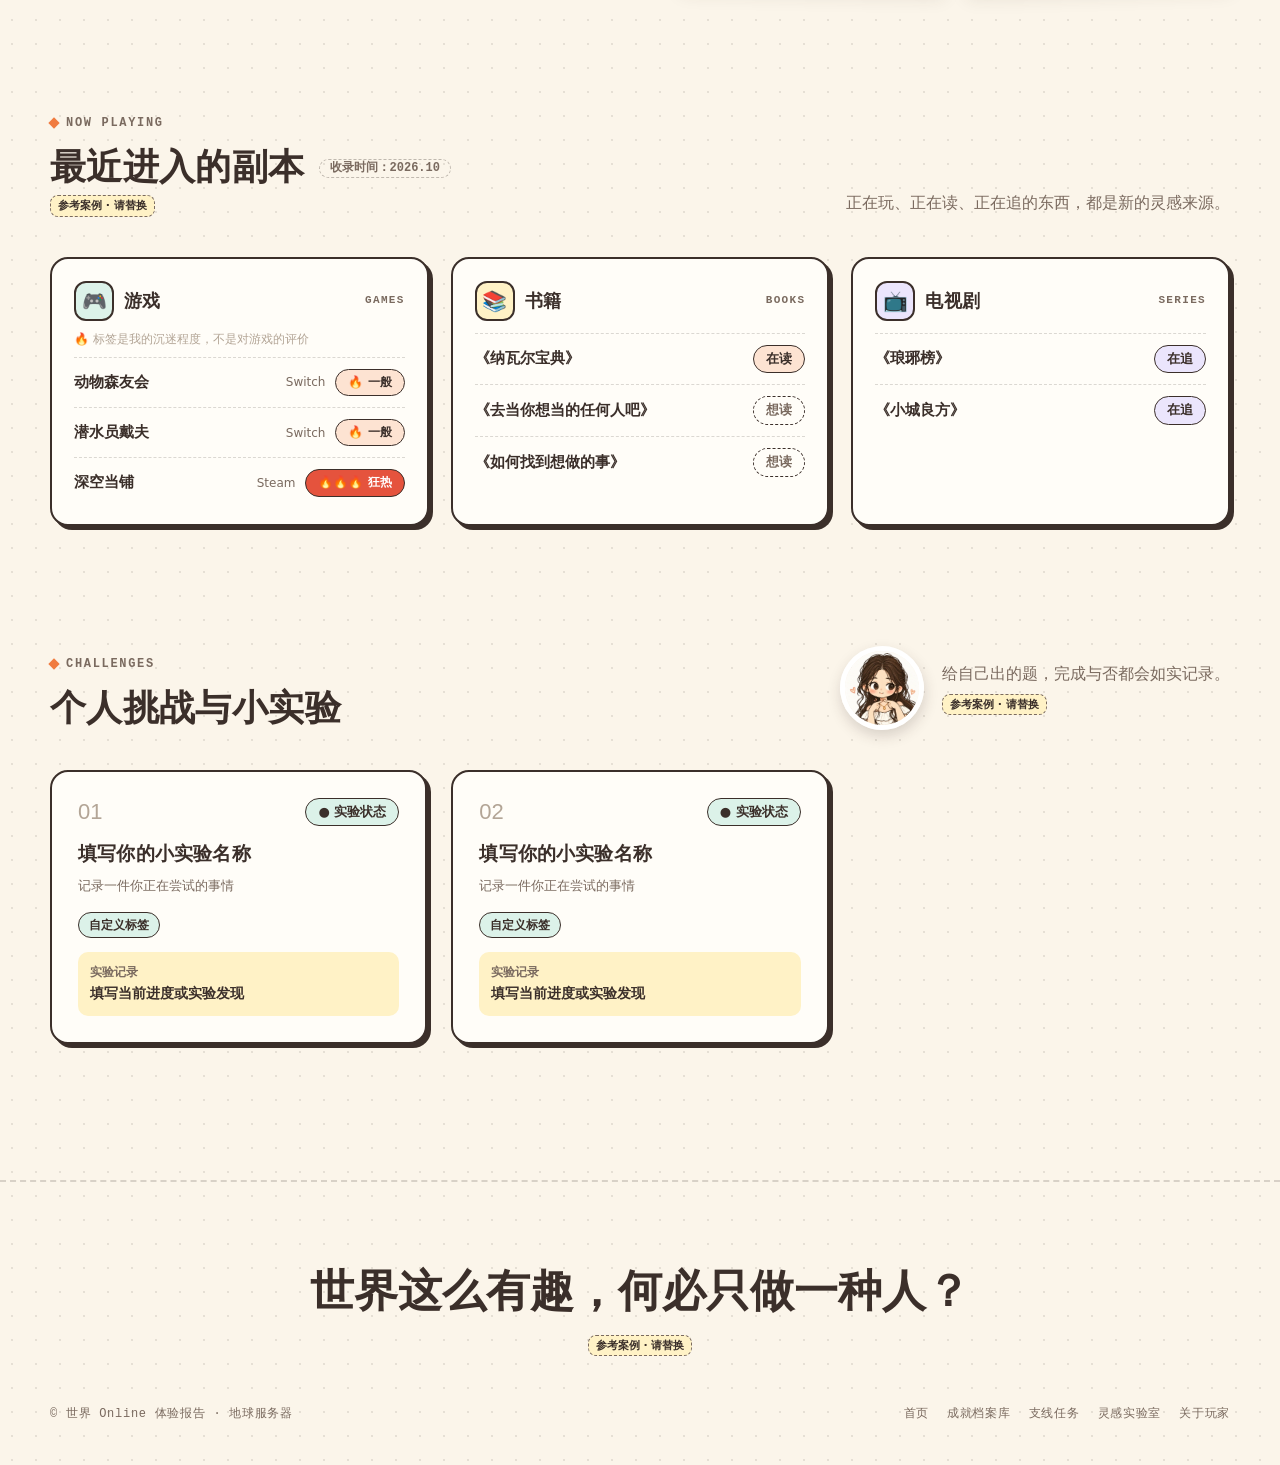
<file: side-quests.html>
<!doctype html>
<html lang="zh-CN">
<head>
  <meta charset="utf-8">
  <meta name="viewport" content="width=device-width, initial-scale=1">
  <title>支线任务 · 世界 Online 体验报告</title>
  <meta name="description" content="探索未知、收集灵感、解锁新奇体验——本玩家的支线任务，纯属好奇心驱动。">
  <meta property="og:title" content="支线任务 · 世界 Online 体验报告">
  <meta property="og:description" content="探索未知、收集灵感、解锁新奇体验——本玩家的支线任务，纯属好奇心驱动。">
  <meta property="og:type" content="website">
  <link rel="icon" type="image/png" href="assets/img/favicon.png">
  <link rel="apple-touch-icon" href="assets/img/apple-touch-icon.png">
  <link rel="stylesheet" href="assets/css/style.css">
</head>
<body data-page="side-quests">
  <main>
    <section class="page-hero">
      <div class="page-hero-word" aria-hidden="true">SIDE QUESTS</div>
      <div class="container">
        <div>
          <span class="eyebrow">Area 02 · Side Quests｜支线任务</span>
          <h1>主线之外，还有隐藏地图</h1>
          <p class="page-hero-slogan">人生就是一个大游乐场。</p>
            <span class="reference-label">参考案例 · 请替换</span>
          <p class="page-hero-lead" style="max-width:none">探索未知、收集灵感、解锁新奇体验——本玩家的支线任务，纯属好奇心驱动。</p>
        </div>
        <img class="sticker" src="assets/img/sticker-peace-tongue.webp" alt="" style="transform:rotate(-8deg)">
      </div>
    </section>

    <!-- 兴趣地图 -->
    <section class="section" style="padding-top:16px">
      <div class="container">
        <div class="section-head">
          <div>
            <span class="eyebrow">Interest Map</span>
            <h2>兴趣探索地图</h2>
            <span class="reference-label">参考案例 · 请替换</span>
          </div>
          <p>已发现 5 个兴趣坐标，更多地图等待探索。</p>
        </div>

        <div class="card interest-map reveal">
          <svg class="trail" viewBox="0 0 1000 460" preserveAspectRatio="none" aria-hidden="true">
            <path d="M120 300 C 220 140, 320 120, 400 170 S 560 360, 640 300 S 760 110, 880 160"
                  fill="none" stroke="#3b2f2a" stroke-opacity="0.35" stroke-width="3" stroke-dasharray="10 10"/>
            <path d="M400 170 C 470 60, 560 60, 640 120" fill="none" stroke="#3b2f2a" stroke-opacity="0.2" stroke-width="3" stroke-dasharray="4 10"/>
          </svg>
          <div class="pin" style="left:12%; top:65%"><span class="pin-icon" style="background:var(--sun-soft)">🏛️</span><span class="pin-label">历史</span></div>
          <div class="pin" style="left:40%; top:37%"><span class="pin-icon" style="background:var(--lilac-soft)">🧠</span><span class="pin-label">心理学</span></div>
          <div class="pin" style="left:64%; top:65%"><span class="pin-icon" style="background:var(--sky-soft)">✨</span><span class="pin-label">星座</span></div>
          <div class="pin" style="left:64%; top:22%"><span class="pin-icon" style="background:var(--orange-soft)">💼</span><span class="pin-label">商业</span></div>
          <div class="pin" style="left:88%; top:35%"><span class="pin-icon" style="background:var(--mint-soft)">🤖</span><span class="pin-label">AI</span></div>
          <p class="map-legend">- - - 玩家的探索路线 · 地图持续加载中</p>
        </div>
      </div>
    </section>

    <!-- 任务日志 + 观察便签 -->
    <section class="section" style="padding-top:0">
      <div class="container quest-board">
        <div class="card quest-log reveal">
          <span class="tape tape-lilac" aria-hidden="true"></span>
          <div class="quest-log-head">
            <h3>📜 正在研究的事情</h3>
            <span class="chip chip-sun">持续更新</span>
          </div>
          <p class="quest-log-sub">QUEST LOG · THINKING IN PROGRESS</p>
            <span class="reference-label">参考案例 · 请替换</span>
          <div class="quest-item">
            <span class="quest-check" aria-hidden="true"></span>
            <div><strong>为什么有些想法，会改变我们看待世界的方式？</strong><span>研究方向：认知 / 心理学</span></div>
          </div>
          <div class="quest-item">
            <span class="quest-check" aria-hidden="true"></span>
            <div><strong>历史上的女性，是如何突破时代限制的？</strong><span>研究方向：历史 / 女性人物</span></div>
          </div>
          <div class="quest-item">
            <span class="quest-check" aria-hidden="true"></span>
            <div><strong>如何把一个脑洞，变成真正有意思的 AI 作品？</strong><span>研究方向：AI 创作 / 影像实验</span></div>
          </div>
        </div>

        <div class="note-board reveal">
          <h3>📌 日常观察</h3>
            <span class="reference-label">参考案例 · 请替换</span>
          <div class="notes">
            <p class="note"><span class="note-tag">生活观察</span>最近发现自己真的很喜欢糯米/大米/抹茶风味的东西。</p>
            <p class="note"><span class="note-tag">有趣的发现</span>一个有创造力的人，如果一直在压抑自己的表达，那么就会转向向内攻击。这就是我做自媒体的初衷，让世界听到我的声音。</p>
            <p class="note"><span class="note-tag">一句想记下来的话</span>独自撑伞的大小姐，一直往前走别回头。</p>
            <p class="note"><span class="note-tag">一个奇怪的念头</span>世界就是一个开放性游戏，如果一直不上班的话，会解锁什么结局呢？</p>
          </div>
        </div>
      </div>
    </section>

    <!-- 最近进入的副本：游戏 / 书 / 剧 -->
    <section class="section" style="padding-top:24px">
      <div class="container">
        <div class="section-head">
          <div>
            <span class="eyebrow">Now Playing</span>
            <h2>最近进入的副本<span class="np-date">收录时间：2026.10</span></h2>
            <span class="reference-label">参考案例 · 请替换</span>
          </div>
          <p>正在玩、正在读、正在追的东西，都是新的灵感来源。</p>
        </div>
        <div class="np-grid">
          <div class="card np-col reveal">
            <div class="np-head"><i style="background:var(--mint-soft)">🎮</i><h3>游戏</h3><span>GAMES</span></div>
            <p class="np-note">🔥 标签是我的沉迷程度，不是对游戏的评价</p>
            <div class="np-item"><strong>动物森友会</strong><small>Switch</small><span class="chip np-heat">🔥 一般</span></div>
            <div class="np-item"><strong>潜水员戴夫</strong><small>Switch</small><span class="chip np-heat">🔥 一般</span></div>
            <div class="np-item"><strong>深空当铺</strong><small>Steam</small><span class="chip np-heat is-hot">🔥🔥🔥 狂热</span></div>
          </div>
          <div class="card np-col reveal">
            <div class="np-head"><i style="background:var(--sun-soft)">📚</i><h3>书籍</h3><span>BOOKS</span></div>
            <div class="np-item"><strong>《纳瓦尔宝典》</strong><span class="chip chip-orange">在读</span></div>
            <div class="np-item"><strong>《去当你想当的任何人吧》</strong><span class="chip chip-ghost">想读</span></div>
            <div class="np-item"><strong>《如何找到想做的事》</strong><span class="chip chip-ghost">想读</span></div>
          </div>
          <div class="card np-col reveal">
            <div class="np-head"><i style="background:var(--lilac-soft)">📺</i><h3>电视剧</h3><span>SERIES</span></div>
            <div class="np-item"><strong>《琅琊榜》</strong><span class="chip chip-lilac">在追</span></div>
            <div class="np-item"><strong>《小城良方》</strong><span class="chip chip-lilac">在追</span></div>
          </div>
        </div>
      </div>
    </section>

    <!-- 个人挑战 -->
    <section class="section" style="padding-top:24px">
      <div class="container">
        <div class="section-head">
          <div>
            <span class="eyebrow">Challenges</span>
            <h2>个人挑战与小实验</h2>
          </div>
          <div class="collection-note">
            <img class="sticker" src="assets/img/sticker-poke.webp" alt="">
            <div><p>给自己出的题，完成与否都会如实记录。</p><span class="reference-label">参考案例 · 请替换</span></div>
          </div>
        </div>
        <div class="challenge-grid">
          <article class="card challenge reveal">
            <div class="challenge-top"><span class="challenge-no">01</span><span class="chip chip-mint">● 实验状态</span></div>
            <h3>填写你的小实验名称</h3>
            <p class="challenge-desc">记录一件你正在尝试的事情</p>
            <ul class="challenge-steps">
              <li>自定义标签</li>
            </ul>
            <p class="challenge-result"><span>实验记录</span>填写当前进度或实验发现</p>
          </article>
          <article class="card challenge reveal">
            <div class="challenge-top"><span class="challenge-no">02</span><span class="chip chip-mint">● 实验状态</span></div>
            <h3>填写你的小实验名称</h3>
            <p class="challenge-desc">记录一件你正在尝试的事情</p>
            <ul class="challenge-steps">
              <li>自定义标签</li>
            </ul>
            <p class="challenge-result"><span>实验记录</span>填写当前进度或实验发现</p>
          </article>
        </div>
      </div>
    </section>
  </main>

  <script src="assets/js/main.js" defer></script>
</body>
</html>
</file>
<file: assets/css/style.css>
/* =========================================================
   世界 Online 体验报告 · 设计系统
   数字手账 × 创意拼贴 × 轻量游戏 UI
   ========================================================= */

:root {
  /* 纸张与文字 */
  --paper: #fbf5ea;
  --paper-deep: #f3e9d7;
  --card: #fffdf8;
  --ink: #3b2f2a;
  --ink-soft: #7a6a5f;
  --ink-faint: #b3a596;

  /* 强调色 */
  --orange: #f07b3f;
  --orange-soft: #fde3d2;
  --mint: #6fc4a6;
  --mint-soft: #dcf2e9;
  --lilac: #a996e8;
  --lilac-soft: #ebe5fc;
  --sky: #86bce8;
  --sky-soft: #e1eefa;
  --sun: #f5c94f;
  --sun-soft: #fff2c6;

  /* 形状 */
  --radius: 18px;
  --radius-sm: 12px;
  --border: 2px solid var(--ink);
  --shadow-hard: 4px 4px 0 var(--ink);
  --shadow-hard-lg: 6px 6px 0 var(--ink);
  --shadow-soft: 0 10px 30px rgba(59, 47, 42, 0.08);

  /* 字体：只用系统字体，国内访问不依赖外部字体服务 */
  --font-body: "PingFang SC", "Microsoft YaHei", "Noto Sans SC", "Hiragino Sans GB", system-ui, sans-serif;
  --font-display: "Arial Black", "Segoe UI Black", "Helvetica Neue", "PingFang SC", "Microsoft YaHei", sans-serif;
  --font-mono: "Cascadia Mono", "Consolas", "SF Mono", "Menlo", monospace;

  --container: 1180px;
}

* { box-sizing: border-box; }

html { scroll-behavior: smooth; }

/* 宽屏等比例放大：内容固定 1180px 宽，2K/4K 屏上会缩在中间显得很小；
   整页 zoom 放大，排版不变，内容大约占屏幕宽度的 60–70%（用户觉得 3/4 太冲） */
@media (min-width: 1920px) { html { zoom: 1.1; } }
@media (min-width: 2240px) { html { zoom: 1.2; } }
@media (min-width: 2560px) { html { zoom: 1.3; } }

body {
  margin: 0;
  color: var(--ink);
  font-family: var(--font-body);
  font-size: 16px;
  line-height: 1.7;
  background-color: var(--paper);
  /* 手账点阵纸 */
  background-image: radial-gradient(rgba(59, 47, 42, 0.11) 1.2px, transparent 1.2px);
  background-size: 24px 24px;
  -webkit-font-smoothing: antialiased;
}

img { max-width: 100%; display: block; }

a { color: inherit; text-decoration: none; }

h1, h2, h3, h4 { margin: 0; line-height: 1.2; letter-spacing: 0.01em; }

p { margin: 0; }

.container {
  width: min(var(--container), 100% - 64px);
  margin-inline: auto;
}

.visually-hidden {
  position: absolute;
  width: 1px;
  height: 1px;
  overflow: hidden;
  clip: rect(0 0 0 0);
}

/* ---------------------------------------------------------
   导航
   --------------------------------------------------------- */

.site-nav {
  position: sticky;
  top: 0;
  z-index: 50;
  padding: 14px 0;
  background: rgba(251, 245, 234, 0.88);
  backdrop-filter: blur(10px);
  border-bottom: 2px dashed rgba(59, 47, 42, 0.18);
}

.site-nav .container {
  display: flex;
  align-items: center;
  justify-content: space-between;
  gap: 24px;
}

.brand {
  display: flex;
  align-items: center;
  gap: 12px;
}

.brand-avatar {
  width: 46px;
  height: 46px;
  border-radius: 50%;
  border: var(--border);
  box-shadow: 2px 2px 0 var(--ink);
  object-fit: cover;
  background: var(--card);
}

.brand-text strong {
  display: block;
  font-family: var(--font-display);
  font-size: 18px;
  letter-spacing: 0.02em;
}

.brand-text span {
  display: block;
  font-family: var(--font-mono);
  font-size: 11px;
  color: var(--ink-soft);
  letter-spacing: 0.08em;
}

.nav-links {
  display: flex;
  gap: 8px;
  list-style: none;
  margin: 0;
  padding: 0;
}

.nav-links a {
  display: inline-flex;
  align-items: center;
  gap: 6px;
  padding: 8px 16px;
  border: 2px solid transparent;
  border-radius: 999px;
  font-size: 15px;
  font-weight: 600;
  color: var(--ink-soft);
  transition: color 0.2s, background 0.2s, border-color 0.2s, transform 0.2s;
}

.nav-links a:hover {
  color: var(--ink);
  background: var(--card);
  border-color: var(--ink);
  transform: translateY(-1px);
}

.nav-links a[aria-current="page"] {
  color: var(--ink);
  background: var(--orange);
  border-color: var(--ink);
  box-shadow: 2px 2px 0 var(--ink);
}

.nav-icon { font-size: 14px; }

/* ---------------------------------------------------------
   通用：标签、卡片、胶带、贴纸
   --------------------------------------------------------- */

.eyebrow {
  display: inline-flex;
  align-items: center;
  gap: 8px;
  font-family: var(--font-mono);
  font-size: 12px;
  font-weight: 700;
  letter-spacing: 0.14em;
  text-transform: uppercase;
  color: var(--ink-soft);
}

.eyebrow::before {
  content: "";
  width: 8px;
  height: 8px;
  background: var(--orange);
  transform: rotate(45deg);
}

.chip {
  display: inline-flex;
  align-items: center;
  gap: 6px;
  padding: 3px 12px;
  border: 1.5px solid var(--ink);
  border-radius: 999px;
  font-size: 13px;
  font-weight: 600;
  line-height: 1.6;
  background: var(--card);
  white-space: nowrap;
}

.chip-orange { background: var(--orange-soft); }
.chip-mint { background: var(--mint-soft); }
.chip-lilac { background: var(--lilac-soft); }
.chip-sky { background: var(--sky-soft); }
.chip-sun { background: var(--sun-soft); }
.chip-ghost { border-style: dashed; color: var(--ink-soft); background: transparent; }

.card {
  position: relative;
  background: var(--card);
  border: var(--border);
  border-radius: var(--radius);
  box-shadow: var(--shadow-hard);
}

.card-soft {
  position: relative;
  background: var(--card);
  border-radius: var(--radius);
  box-shadow: var(--shadow-soft);
}

a.card,
.card.is-link {
  transition: transform 0.2s ease, box-shadow 0.2s ease;
}

a.card:hover,
.card.is-link:hover {
  transform: translate(-2px, -3px);
  box-shadow: var(--shadow-hard-lg);
}

a.card:focus-visible,
.nav-links a:focus-visible {
  outline: 3px solid var(--orange);
  outline-offset: 3px;
}

.tilt-l { transform: rotate(-1.5deg); }
.tilt-r { transform: rotate(1.5deg); }

/* 和纸胶带 */
.tape {
  position: absolute;
  top: -14px;
  left: 50%;
  width: 110px;
  height: 28px;
  transform: translateX(-50%) rotate(-3deg);
  background: repeating-linear-gradient(
    -45deg,
    rgba(111, 196, 166, 0.75) 0 8px,
    rgba(111, 196, 166, 0.55) 8px 16px
  );
  border-radius: 3px;
  box-shadow: 0 2px 4px rgba(59, 47, 42, 0.08);
  z-index: 3;
}

.tape-orange {
  background: repeating-linear-gradient(-45deg, rgba(240, 123, 63, 0.7) 0 8px, rgba(240, 123, 63, 0.5) 8px 16px);
}

.tape-lilac {
  background: repeating-linear-gradient(-45deg, rgba(169, 150, 232, 0.7) 0 8px, rgba(169, 150, 232, 0.5) 8px 16px);
}

.tape-left { left: 24px; transform: rotate(-8deg); }
.tape-right { left: auto; right: 24px; transform: rotate(7deg); }

/* 表情贴纸 */
.sticker {
  position: absolute;
  width: 96px;
  height: 96px;
  border-radius: 50%;
  border: 5px solid #fff;
  box-shadow: 0 6px 14px rgba(59, 47, 42, 0.18);
  object-fit: cover;
  z-index: 4;
  transition: transform 0.25s ease;
}

.sticker:hover { transform: rotate(0deg) scale(1.08) !important; }

/* 手绘下划线 */
.scribble {
  position: relative;
  white-space: nowrap;
}

.scribble::after {
  content: "";
  position: absolute;
  left: -4px;
  right: -4px;
  bottom: -6px;
  height: 12px;
  background: url("data:image/svg+xml,%3Csvg xmlns='http://www.w3.org/2000/svg' viewBox='0 0 200 12' preserveAspectRatio='none'%3E%3Cpath d='M2 8 C 40 2, 70 12, 110 6 S 170 3, 198 7' fill='none' stroke='%23f07b3f' stroke-width='4' stroke-linecap='round'/%3E%3C/svg%3E") no-repeat center / 100% 100%;
}

.highlight {
  background: linear-gradient(transparent 58%, var(--sun-soft) 58%);
  padding: 0 2px;
}

/* ---------------------------------------------------------
   区块标题
   --------------------------------------------------------- */

.section {
  padding: 96px 0;
}

.section-head {
  display: flex;
  align-items: flex-end;
  justify-content: space-between;
  gap: 24px;
  margin-bottom: 40px;
}

.section-head h2 {
  margin-top: 10px;
  font-size: 36px;
  font-weight: 800;
}

.section-head p {
  max-width: 420px;
  color: var(--ink-soft);
}

/* 区块标题右侧：头像贴纸 + 说明文字 */
.collection-note {
  display: flex;
  align-items: center;
  gap: 18px;
}

.collection-note .sticker {
  position: relative;
  flex: none;
  width: 84px;
  height: 84px;
  transform: rotate(-8deg);
}

.collection-note p { max-width: none; }

/* 子页面页头 */
.page-hero {
  position: relative;
  padding: 88px 0 56px;
  overflow: hidden;
}

.page-hero-word {
  position: absolute;
  inset: 24px 0 auto;
  font-family: var(--font-display);
  font-size: clamp(90px, 13vw, 190px);
  line-height: 1;
  letter-spacing: -0.02em;
  color: var(--paper-deep);
  text-align: center;
  white-space: nowrap;
  pointer-events: none;
  user-select: none;
}

.page-hero .container {
  position: relative;
  display: flex;
  align-items: center;
  justify-content: space-between;
  gap: 40px;
}

.page-hero h1 {
  margin: 14px 0 16px;
  font-size: 52px;
  font-weight: 900;
}

.page-hero-slogan {
  margin: -4px 0 8px;
  font-size: 20px;
  font-weight: 800;
  color: var(--orange);
}

.page-hero-lead {
  max-width: 560px;
  font-size: 18px;
  color: var(--ink-soft);
}

.page-hero .sticker {
  position: relative;
  width: 132px;
  height: 132px;
  flex: none;
}

/* 占位：明确标注待补充，不伪造内容 */
.placeholder-text {
  color: var(--ink-faint);
  font-style: normal;
}

.placeholder-text::before {
  content: "【待补充】";
  color: var(--orange);
  font-weight: 600;
}

/* ---------------------------------------------------------
   页脚
   --------------------------------------------------------- */

.site-footer {
  margin-top: 40px;
  padding: 72px 0 40px;
  border-top: 2px dashed rgba(59, 47, 42, 0.18);
}

.footer-slogan {
  font-size: clamp(28px, 4vw, 44px);
  font-weight: 900;
  text-align: center;
}

.footer-meta {
  display: flex;
  justify-content: space-between;
  align-items: center;
  margin-top: 48px;
  font-family: var(--font-mono);
  font-size: 12px;
  color: var(--ink-soft);
  letter-spacing: 0.06em;
}

.footer-links {
  display: flex;
  gap: 18px;
}

.footer-links a:hover { color: var(--orange); }

/* ---------------------------------------------------------
   首页 · 首屏
   --------------------------------------------------------- */

.home-hero {
  position: relative;
  padding: 40px 0 80px;
  overflow: hidden;
}

.hero-bg-word {
  position: absolute;
  left: 50%;
  top: 46%;
  transform: translate(-50%, -50%);
  font-family: var(--font-display);
  font-size: clamp(160px, 24vw, 360px);
  line-height: 0.8;
  letter-spacing: -0.03em;
  color: #f0e2cb;
  white-space: nowrap;
  pointer-events: none;
  user-select: none;
}

.hero-bg-word span {
  color: transparent;
  -webkit-text-stroke: 3px #ead8bb;
}

.hero-grid {
  position: relative;
  display: grid;
  grid-template-columns: minmax(0, 1fr) 520px;
  align-items: center;
  gap: 24px;
  min-height: 640px;
}

.hero-copy {
  position: relative;
  z-index: 2;
}

/* 大标题：橙色"世界 Online"＋深棕"体验报告"，两行左对齐 */
.hero-title {
  margin: 22px 0 28px;
  font-size: clamp(52px, 6vw, 80px);
  font-weight: 900;
  line-height: 1.08;
}

.hero-title em {
  font-style: normal;
  font-family: var(--font-display);
  color: var(--orange);
}

.slogan-note {
  display: inline-block;
  padding: 14px 26px 14px 22px;
  font-size: 24px;
  font-weight: 800;
  background: var(--sun-soft);
  border: var(--border);
  border-radius: 6px 18px 6px 18px;
  box-shadow: var(--shadow-hard);
  transform: rotate(-2deg);
}

.slogan-note::before {
  content: "✦ ";
  color: var(--orange);
}

.hero-actions {
  display: flex;
  flex-wrap: wrap;
  gap: 14px;
  margin-top: 44px;
}

.btn {
  display: inline-flex;
  align-items: center;
  gap: 8px;
  padding: 12px 22px;
  border: var(--border);
  border-radius: 999px;
  font-weight: 700;
  background: var(--card);
  box-shadow: var(--shadow-hard);
  transition: transform 0.2s, box-shadow 0.2s;
}

.btn:hover {
  transform: translate(-2px, -2px);
  box-shadow: var(--shadow-hard-lg);
}

.btn-primary { background: var(--orange); }

/* 打盹女孩所在的卡片 */
.hero-stage {
  position: relative;
  z-index: 2;
  justify-self: end;
}

.nap-card {
  width: 520px;
  height: 613px;
  background:
    linear-gradient(rgba(59, 47, 42, 0.06) 1px, transparent 1px) 0 0 / 26px 26px,
    linear-gradient(90deg, rgba(59, 47, 42, 0.06) 1px, transparent 1px) 0 0 / 26px 26px,
    var(--card);
  border: var(--border);
  border-radius: 26px;
  box-shadow: var(--shadow-hard-lg);
  transform: rotate(1.5deg);
}

.nap-card .motion-stage {
  position: absolute;
  inset: 0;
  border-radius: 24px;
  overflow: hidden;
  cursor: pointer;
  outline: none;
}

.nap-card .motion-stage[data-state="awake"] { cursor: default; }
.nap-card .motion-stage:focus-visible { box-shadow: inset 0 0 0 4px var(--orange); }

.motion-source { display: none; }

.motion-stage canvas,
.motion-fallback {
  position: absolute;
  inset: 0;
  width: 100%;
  height: 100%;
  display: block;
}

.motion-stage[data-layer="gaze"] .canvas-sleepwake,
.motion-stage[data-layer="sleepwake"] .canvas-gaze { visibility: hidden; }
.motion-fallback { display: none; object-fit: contain; }
.motion-stage[data-role-mode="static"] .motion-fallback[hidden] { display: none; }
.motion-stage[data-mode="fallback"] canvas { display: none; }
.motion-stage[data-mode="fallback"] .motion-fallback { display: block; }

.nap-zzz {
  position: absolute;
  top: 70px;
  right: 74px;
  font-family: var(--font-display);
  color: var(--ink-soft);
  font-size: 22px;
  pointer-events: none;
  transition: opacity 0.4s;
  z-index: 3;
}

.nap-zzz span { display: inline-block; animation: zzz 2.4s ease-in-out infinite; }
.nap-zzz span:nth-child(2) { animation-delay: 0.4s; font-size: 0.8em; }
.nap-zzz span:nth-child(3) { animation-delay: 0.8s; font-size: 0.65em; }

.nap-card:has(.motion-stage:not([data-state="sleep"])) .nap-zzz { opacity: 0; }

@keyframes zzz {
  0%, 100% { transform: translateY(0); opacity: 0.35; }
  50% { transform: translateY(-8px); opacity: 1; }
}

/* 任务追踪：负责"该做什么"，文字随动画状态切换（main.js 写入） */
.quest-tracker {
  position: absolute;
  right: calc(100% - 10px);
  top: 36%;
  display: flex;
  flex-direction: column;
  gap: 4px;
  min-width: 200px;
  padding: 12px 16px 14px;
  color: #fff;
  background: var(--ink);
  border-radius: 12px;
  box-shadow: 4px 4px 0 rgba(59, 47, 42, 0.25);
  transform: rotate(-2deg);
  pointer-events: none;
  z-index: 6;
}

.qt-head {
  display: flex;
  align-items: center;
  gap: 6px;
  font-family: var(--font-mono);
  font-size: 11px;
  font-weight: 700;
  letter-spacing: 0.18em;
  color: var(--sun);
}

.qt-head::before {
  content: "!";
  display: grid;
  place-items: center;
  width: 16px;
  height: 16px;
  font-size: 11px;
  letter-spacing: 0;
  color: var(--ink);
  background: var(--sun);
  border-radius: 4px;
}

.qt-title {
  font-size: 17px;
  font-weight: 900;
}

.qt-row {
  display: flex;
  align-items: center;
  gap: 8px;
  margin-top: 4px;
  font-size: 13px;
  font-weight: 600;
  color: #e9dcc8;
  white-space: nowrap;
}

.qt-check {
  flex: none;
  display: grid;
  place-items: center;
  width: 18px;
  height: 18px;
  border: 2px solid #e9dcc8;
  border-radius: 4px;
}

/* 勾：用边框画，保证在格子正中 */
.qt-row.is-done .qt-check {
  border-color: var(--mint);
  background: var(--mint);
}

.qt-row.is-done .qt-check::after {
  content: "";
  width: 5px;
  height: 9px;
  border: solid var(--ink);
  border-width: 0 2.5px 2.5px 0;
  transform: translateY(-1px) rotate(45deg);
}

.qt-row.is-done { color: #fff; }
.qt-row.is-done b { color: var(--mint); }

.qt-row[hidden] { display: none; }

.qt-row b {
  margin-left: auto;
  padding-left: 12px;
  font-family: var(--font-mono);
  color: var(--sun);
}

/* 全部完成：标题栏变薄荷绿 */
.quest-tracker.is-done .qt-head { color: var(--mint); }
.quest-tracker.is-done .qt-head::before { content: "✓"; background: var(--mint); }

/* 对话气泡：她自己说的话，随动画状态变化（由 nap-girl/app.js 写入） */
.nap-bubble {
  position: absolute;
  top: -34px;
  right: -46px;
  padding: 12px 20px;
  font-size: 17px;
  font-weight: 800;
  white-space: nowrap;
  background: var(--card);
  border: var(--border);
  border-radius: 20px;
  box-shadow: var(--shadow-hard);
  transform: rotate(3deg);
  z-index: 5;
  pointer-events: none;
  animation: bubble-bob 2.2s ease-in-out infinite;
}

/* 尾巴指向女孩的脸 */
.nap-bubble::before,
.nap-bubble::after {
  content: "";
  position: absolute;
  left: 38px;
  border-style: solid;
}

.nap-bubble::before {
  bottom: -16px;
  border-width: 16px 14px 0 0;
  border-color: var(--ink) transparent transparent transparent;
}

.nap-bubble::after {
  bottom: -11px;
  left: 40px;
  border-width: 12px 10px 0 0;
  border-color: var(--card) transparent transparent transparent;
}

/* 睡着时用暖橙色更醒目 */
.nap-card:has(.motion-stage[data-state="sleep"]) .nap-bubble,
.nap-card:has(.motion-stage[data-state="dozing"]) .nap-bubble {
  background: var(--orange);
}

.nap-card:has(.motion-stage[data-state="sleep"]) .nap-bubble::after,
.nap-card:has(.motion-stage[data-state="dozing"]) .nap-bubble::after {
  border-top-color: var(--orange);
}

@keyframes bubble-bob {
  0%, 100% { translate: 0 0; }
  50% { translate: 0 -6px; }
}

.hud-name {
  font-size: 17px;
  font-weight: 900;
  color: var(--orange);
}

/* 玩家状态面板（游戏 HUD） */
.hud {
  position: relative;
  max-width: 460px;
  margin-top: 40px;
  padding: 18px 22px 16px;
  background: var(--card);
  border: var(--border);
  border-radius: 16px;
  box-shadow: var(--shadow-hard);
  transform: rotate(-1deg);
  z-index: 6;
}

.hud-head {
  display: flex;
  align-items: center;
  justify-content: space-between;
  padding-bottom: 10px;
  margin-bottom: 10px;
  border-bottom: 2px dashed rgba(59, 47, 42, 0.2);
  font-family: var(--font-mono);
  font-size: 12px;
  font-weight: 700;
  letter-spacing: 0.1em;
}

.status-dot {
  display: inline-flex;
  align-items: center;
  gap: 6px;
  font-family: var(--font-body);
  font-size: 12px;
  font-weight: 700;
  letter-spacing: 0;
  color: var(--ink-soft);
}

.status-dot::before {
  content: "";
  width: 9px;
  height: 9px;
  border-radius: 50%;
  background: var(--ink-faint);
  box-shadow: 0 0 0 3px rgba(179, 165, 150, 0.25);
}

.status-dot.is-online { color: #2f8f6c; }
.status-dot.is-online::before { background: var(--mint); box-shadow: 0 0 0 3px rgba(111, 196, 166, 0.3); }

.hud-rows {
  display: grid;
  gap: 8px;
  margin: 0;
}

.hud-row {
  display: grid;
  grid-template-columns: 70px 1fr;
  gap: 10px;
  font-size: 14px;
}

.hud-row dt {
  font-size: 13px;
  font-weight: 700;
  color: var(--ink-soft);
  padding-top: 1px;
}

.hud-row dd {
  margin: 0;
  font-weight: 600;
}

.hud-tags {
  display: flex;
  flex-wrap: wrap;
  gap: 4px;
}

.hud-tags .chip {
  padding: 0 8px;
  font-size: 12px;
}

/* ---------------------------------------------------------
   首页 · 读取存档（个人介绍）
   深色面板 + 存档槽，进入视口时读条走满
   --------------------------------------------------------- */

.savefile {
  position: relative;
  max-width: 900px;
  margin: 0 auto;
  padding: 26px 32px 32px;
  color: #f3e9d7;
  background: var(--ink);
  border-radius: 22px;
  box-shadow: 8px 8px 0 rgba(59, 47, 42, 0.22);
}

.savefile-head {
  display: flex;
  justify-content: space-between;
  align-items: center;
  margin-bottom: 16px;
  font-family: var(--font-mono);
  font-size: 13px;
  font-weight: 700;
  letter-spacing: 0.16em;
  color: #a8957f;
}

.savefile-mode { color: var(--sun); }

.savefile-mode em {
  margin-left: 10px;
  font-family: var(--font-body);
  font-style: normal;
  letter-spacing: 0.08em;
  color: #cbbba8;
}

.save-slot {
  display: grid;
  grid-template-columns: 92px minmax(0, 1fr) auto;
  gap: 20px;
  align-items: center;
  padding: 16px 20px;
  background: rgba(255, 255, 255, 0.08);
  border: 2px solid rgba(255, 255, 255, 0.14);
  border-radius: 16px;
}

.save-slot-avatar {
  width: 92px;
  height: 92px;
  border-radius: 14px;
  border: 3px solid var(--sun);
  object-fit: cover;
}

.save-slot-meta {
  font-size: 13px;
  font-weight: 700;
  letter-spacing: 0.08em;
  color: #a8957f;
}

.save-slot h2 {
  margin: 4px 0 12px;
  font-size: 26px;
  font-weight: 900;
  color: #fff;
}

.save-bar {
  height: 10px;
  border-radius: 999px;
  background: rgba(255, 255, 255, 0.12);
  overflow: hidden;
}

.save-bar i {
  display: block;
  width: 0;
  height: 100%;
  border-radius: inherit;
  background: var(--mint);
  transition: width 1.4s cubic-bezier(0.3, 0.6, 0.3, 1) 0.3s;
}

.save-slot-status {
  display: grid;
  font-size: 14px;
  font-weight: 900;
  white-space: nowrap;
}

/* 两段文字叠在同一格，读条走满后切换 */
.save-slot-status > span {
  grid-area: 1 / 1;
  transition: opacity 0.3s;
}

.save-slot-status .is-loading { color: var(--sun); }
.save-slot-status .is-loaded { color: var(--mint); opacity: 0; }

.savefile.is-in .save-bar i { width: 100%; }
.savefile.is-in .is-loading { opacity: 0; transition-delay: 1.7s; }
.savefile.is-in .is-loaded { opacity: 1; transition-delay: 1.7s; }

.save-log {
  padding: 22px 8px 0;
}

.save-log p {
  position: relative;
  padding-left: 24px;
  font-size: 18px;
  line-height: 2;
}

.save-log p::before {
  content: "▸";
  position: absolute;
  left: 2px;
  color: var(--sun);
}

.save-em {
  color: var(--sun);
  font-weight: 800;
}

/* ---------------------------------------------------------
   首页 · 区域入口（地图地点）
   --------------------------------------------------------- */

.zones {
  display: grid;
  grid-template-columns: repeat(6, 1fr);
  gap: 24px;
}

.zone {
  grid-column: span 2;
  display: flex;
  flex-direction: column;
  min-height: 240px;
  padding: 26px 26px 22px;
}

.zone-wide { grid-column: span 4; }

/* 区域卡依次"加载"进来 */
.zones .zone.reveal { transition-delay: calc(var(--i, 0) * 0.08s); }

.section-head .section-note {
  max-width: none;
  white-space: nowrap;
}

.zone-top {
  display: flex;
  justify-content: space-between;
  align-items: flex-start;
  margin-bottom: 18px;
}

.zone-icon {
  display: grid;
  place-items: center;
  width: 54px;
  height: 54px;
  font-size: 26px;
  border: var(--border);
  border-radius: 14px;
}

.zone-code {
  font-family: var(--font-mono);
  font-size: 12px;
  font-weight: 700;
  color: var(--ink-soft);
  letter-spacing: 0.1em;
}

.zone h3 {
  font-size: 22px;
  font-weight: 800;
}

.zone-en {
  font-family: var(--font-mono);
  font-size: 12px;
  color: var(--ink-soft);
  letter-spacing: 0.1em;
  text-transform: uppercase;
}

.zone p {
  margin-top: 10px;
  color: var(--ink-soft);
  font-size: 15px;
}

/* 灵感实验室的警告行 */
.zone p.zone-warn {
  font-weight: 800;
  color: #c2491f;
}

.zone p.zone-warn + p { margin-top: 2px; }

/* 成就档案库：大圆通关章盖在卡片右侧 */
.clear-stamp {
  position: absolute;
  right: 70px;
  top: 50px;
  display: flex;
  flex-direction: column;
  align-items: center;
  justify-content: center;
  gap: 2px;
  width: 138px;
  height: 138px;
  color: #d9542a;
  border: 4px solid #d9542a;
  border-radius: 50%;
  box-shadow: inset 0 0 0 4px var(--orange-soft), inset 0 0 0 6px #d9542a;
  transform: rotate(-14deg);
  mix-blend-mode: multiply;
  pointer-events: none;
}

.clear-stamp i {
  font-size: 12px;
  font-style: normal;
  font-weight: 800;
  letter-spacing: 0.1em;
}

.clear-stamp b {
  padding: 2px 0;
  font-family: var(--font-display);
  font-size: 26px;
  font-weight: 900;
  letter-spacing: 0.04em;
  border-top: 2px solid #d9542a;
  border-bottom: 2px solid #d9542a;
}

/* 卡片出现时，印章"啪"地盖下来 */
.zone.is-in .clear-stamp { animation: stamp-in 0.45s cubic-bezier(0.3, 1.6, 0.5, 1) 0.5s both; }

@keyframes stamp-in {
  from { opacity: 0; transform: rotate(-14deg) scale(2); }
  to { opacity: 1; transform: rotate(-14deg) scale(1); }
}
.zone-go {
  margin-top: auto;
  padding-top: 18px;
  font-weight: 700;
  font-size: 14px;
  display: flex;
  justify-content: space-between;
  align-items: center;
}

.zone-go .arrow {
  display: grid;
  place-items: center;
  width: 32px;
  height: 32px;
  border: var(--border);
  border-radius: 50%;
  background: var(--card);
  transition: transform 0.2s, background 0.2s;
}

a.zone:hover .arrow {
  background: var(--orange);
  transform: translateX(4px);
}
.zone-here {
  background: transparent;
  border-style: dashed;
  box-shadow: none;
}

/* 新手村：定位针上下跳，脚下一圈扩散的波纹 */
.zone-pin {
  position: relative;
}

.zone-pin::after {
  content: "";
  position: absolute;
  inset: -2px;
  border-radius: 14px;
  border: 2px solid var(--orange);
  animation: pin-ping 1.8s ease-out infinite;
}

.zone-here .zone-pin { animation: pin-hop 1.8s ease-in-out infinite; }

@keyframes pin-hop {
  0%, 100% { transform: translateY(0); }
  30% { transform: translateY(-6px); }
  60% { transform: translateY(0); }
}

@keyframes pin-ping {
  0% { opacity: 0.8; transform: scale(1); }
  100% { opacity: 0; transform: scale(1.6); }
}

/* 区域探索度 */
.explore {
  margin-top: auto;
  padding-top: 18px;
}

.explore-label {
  display: flex;
  justify-content: space-between;
  font-size: 13px;
  font-weight: 700;
  color: var(--ink-soft);
}

.explore-label b {
  font-family: var(--font-mono);
  color: var(--orange);
}

.explore-bar {
  display: block;
  height: 10px;
  margin-top: 8px;
  background: var(--card);
  border: 2px solid var(--ink);
  border-radius: 999px;
  overflow: hidden;
}

.explore-bar i {
  display: block;
  width: 0;
  height: 100%;
  background: repeating-linear-gradient(-45deg, var(--orange) 0 6px, #f39a68 6px 12px);
  transition: width 1s ease 0.4s;
}

/* 区域标记：未探索是跳动的"!"，探索过显示"已探索" */
.zone-flag {
  position: absolute;
  top: -14px;
  right: 22px;
  z-index: 2;
  display: grid;
  place-items: center;
  min-width: 30px;
  height: 30px;
  padding: 0 8px;
  font-weight: 900;
  font-size: 16px;
  background: var(--sun);
  border: var(--border);
  border-radius: 10px;
  box-shadow: 2px 2px 0 var(--ink);
  animation: flag-bob 1.6s ease-in-out infinite;
}

.zone-flag::before { content: "!"; }

.zone.is-explored .zone-flag {
  font-size: 12px;
  background: var(--mint);
  animation: none;
}

.zone.is-explored .zone-flag::before { content: "✓ 已探索"; }

@keyframes flag-bob {
  0%, 100% { transform: translateY(0); }
  50% { transform: translateY(-5px); }
}

/* 悬停：图标跳一下 */
a.zone:hover .zone-icon { animation: icon-hop 0.5s ease; }

@keyframes icon-hop {
  0%, 100% { transform: translateY(0) rotate(0); }
  40% { transform: translateY(-8px) rotate(-8deg); }
  70% { transform: translateY(0) rotate(4deg); }
}

@media (prefers-reduced-motion: reduce) {
  .zone-here .zone-pin, .zone-pin::after, .zone-flag, a.zone:hover .zone-icon, .zone.is-in .clear-stamp { animation: none; }
}

/* ---------------------------------------------------------
   成就档案库
   --------------------------------------------------------- */

/* 页头：手柄小图标 + 女王贴纸 + 对话气泡 */
.ach-hero-pad {
  display: inline-block;
  font-size: 0.7em;
  transform: rotate(-10deg) translateY(-4px);
}

.ach-hero-mascot {
  position: relative;
  flex: none;
}

.ach-hero .sticker { transform: rotate(8deg); }

.ach-hero-bubble {
  position: absolute;
  right: calc(100% + 14px);
  top: 4px;
  padding: 10px 16px;
  font-size: 15px;
  font-weight: 800;
  line-height: 1.5;
  white-space: nowrap;
  background: var(--card);
  border: var(--border);
  border-radius: 14px;
  box-shadow: var(--shadow-hard);
  transform: rotate(-4deg);
}

.ach-hero-bubble::after {
  content: "";
  position: absolute;
  right: -11px;
  top: 22px;
  width: 16px;
  height: 16px;
  background: var(--card);
  border-top: var(--border);
  border-right: var(--border);
  transform: rotate(45deg);
}

/* 成就徽章墙：收藏图鉴 */
.badge-wall {
  position: relative;
  margin: 26px 12px 0;
  padding: 76px 48px 48px;
  background:
    radial-gradient(rgba(59, 47, 42, 0.08) 1.2px, transparent 1.2px) 0 0 / 22px 22px,
    #fdf6e8;
  border: 3px solid var(--ink);
  border-radius: 26px;
  box-shadow: 0 0 0 10px #b98256, 0 0 0 13px var(--ink), 14px 14px 0 4px rgba(59, 47, 42, 0.18);
}

/* 左侧彩色索引贴 */
.bw-tabs {
  position: absolute;
  left: -34px;
  top: 150px;
  display: grid;
  gap: 18px;
}

.bw-tabs i {
  display: block;
  width: 22px;
  height: 70px;
  border: 2px solid var(--ink);
  border-right: 0;
  border-radius: 10px 0 0 10px;
}

.bw-tabs i:nth-child(1) { background: var(--sun); }
.bw-tabs i:nth-child(2) { background: #f4a9b8; }
.bw-tabs i:nth-child(3) { background: var(--sky); }

.bw-head {
  position: absolute;
  left: 36px;
  top: -28px;
  display: flex;
  align-items: center;
  gap: 14px;
  padding: 8px 22px 8px 10px;
  color: #fdf6e8;
  background: #6b4430;
  border: 3px solid var(--ink);
  border-radius: 16px;
  box-shadow: var(--shadow-hard);
}

.bw-head-icon {
  width: 52px;
  height: 52px;
  margin: -6px 0;
  object-fit: contain;
}

.bw-head h2 {
  font-size: 24px;
  font-weight: 900;
  letter-spacing: 0.04em;
}

.bw-head h2::before {
  content: "★ ";
  color: var(--sun);
}

.bw-head-en {
  margin-left: 6px;
  padding-left: 14px;
  font-family: var(--font-mono);
  font-size: 12px;
  font-weight: 700;
  letter-spacing: 0.12em;
  text-transform: uppercase;
  color: #e6cfae;
  border-left: 1.5px solid rgba(253, 246, 232, 0.35);
}

.bw-grid {
  display: grid;
  grid-template-columns: repeat(3, 1fr);
  gap: 44px 28px;
}

/* 单枚徽章 */
.bw-badge {
  display: flex;
  flex-direction: column;
  align-items: center;
  text-align: center;
}

/* 徽章图：高清透明底 PNG */
.bw-emblem {
  width: 200px;
  height: 190px;
  object-fit: contain;
  filter: drop-shadow(3px 4px 0 rgba(59, 47, 42, 0.15));
  transition: transform 0.25s ease;
}

.bw-badge:hover .bw-emblem { transform: translateY(-5px) rotate(-2deg); }
.bw-value {
  margin-top: 6px;
  font-family: var(--font-display);
  font-size: 50px;
  line-height: 1;
}

.bw-value small {
  margin-left: 4px;
  font-family: var(--font-body);
  font-size: 20px;
  font-weight: 800;
}

.bw-label {
  margin-top: 8px;
  font-size: 16px;
  font-weight: 800;
}

.bw-note {
  margin-top: 14px;
  padding: 8px 16px;
  font-size: 13px;
  font-weight: 600;
  color: var(--ink-soft);
  background: rgba(255, 255, 255, 0.7);
  border: 1.5px dashed rgba(59, 47, 42, 0.3);
  border-radius: 12px;
}

.bw-note b {
  font-family: var(--font-display);
  font-size: 18px;
  color: var(--orange);
}

/* 第六格：更多成就持续收集中 */
.bw-more {
  display: grid;
  place-items: center;
}

.bw-more img {
  width: 100%;
  max-width: 280px;
  filter: drop-shadow(3px 4px 0 rgba(59, 47, 42, 0.15));
  transform: rotate(-2deg);
}
.bw-spark {
  position: absolute;
  font-size: 22px;
  color: var(--sun);
  pointer-events: none;
}

@media (max-width: 960px) {
  .bw-grid { grid-template-columns: repeat(2, 1fr); }
  .badge-wall { padding: 72px 24px 36px; }
  .bw-tabs, .bw-spark { display: none; }
}

@media (max-width: 620px) {
  .bw-grid { grid-template-columns: 1fr; gap: 36px; }
  .bw-head { left: 16px; right: 16px; }
  .bw-head-en { display: none; }
  .ach-hero .container { flex-direction: column; align-items: flex-start; }
  .ach-hero-bubble { right: auto; left: calc(100% + 14px); }
  .ach-hero-bubble::after { right: auto; left: -11px; transform: rotate(-135deg); }
}
/* 作品收藏册 */
.works-grid {
  display: grid;
  grid-template-columns: repeat(4, minmax(0, 1fr));
  gap: 26px;
}

/* 作品分类：顶部跳转导航 + 每类一个分区 */
.works-nav {
  position: sticky;
  top: 86px;
  z-index: 10;
  display: flex;
  flex-wrap: wrap;
  gap: 10px;
  margin-bottom: 8px;
  padding: 10px 0;
  background: rgba(251, 245, 234, 0.92);
  backdrop-filter: blur(6px);
}

.works-nav-item {
  display: inline-flex;
  align-items: center;
  gap: 8px;
  padding: 7px 16px;
  font-size: 14px;
  font-weight: 800;
  background: var(--card);
  border: 1.5px solid var(--ink);
  border-radius: 999px;
  box-shadow: 2px 2px 0 var(--ink);
  transition: transform 0.2s, background 0.2s;
}

.works-nav-item:hover {
  background: var(--orange-soft);
  transform: translateY(-2px);
}

.works-nav-item b {
  font-family: var(--font-mono);
  font-size: 12px;
  color: var(--orange);
}

.works-group {
  padding-top: 40px;
  scroll-margin-top: 150px;
}

.works-group-head {
  display: flex;
  align-items: baseline;
  gap: 14px;
  margin-bottom: 22px;
  padding-bottom: 12px;
  border-bottom: 2px dashed rgba(59, 47, 42, 0.2);
}

.works-group-no {
  font-family: var(--font-display);
  font-size: 30px;
  line-height: 1;
  color: var(--orange);
}

.works-group-head h3 {
  font-size: 24px;
  font-weight: 900;
}

.works-group-en {
  font-family: var(--font-mono);
  font-size: 12px;
  font-weight: 700;
  letter-spacing: 0.14em;
  text-transform: uppercase;
  color: var(--ink-soft);
}

.works-nav[hidden] { display: none; }

.work {
  display: flex;
  flex-direction: column;
  height: 350px;
  min-width: 0;
  padding: 10px 10px 16px;
}

.work:nth-child(4n + 1) { rotate: -0.8deg; }
.work:nth-child(4n + 3) { rotate: 0.8deg; }

.work-cover {
  flex: 0 0 142px;
  display: grid;
  place-items: center;
  overflow: hidden;
  border-radius: 12px;
  border: 1.5px solid var(--ink);
  background: var(--paper-deep);
}

.work-cover img {
  width: 100%;
  height: 142px;
  object-fit: cover;
}

.work-cover.is-missing {
  background: repeating-linear-gradient(-45deg, var(--paper) 0 12px, var(--paper-deep) 12px 24px);
  color: var(--ink-soft);
  font-size: 13px;
  font-weight: 700;
  text-align: center;
}

.work-body {
  display: flex;
  flex: 1;
  flex-direction: column;
  min-height: 0;
  gap: 6px;
  padding: 12px 6px 0;
}

.work-title { font-size: 16px; font-weight: 800; line-height: 1.45; }
.work-description, .work-outcome { font-size: 13px; color: var(--ink-soft); }
.work-tags {
  display: flex;
  gap: 6px;
  overflow: hidden;
  min-height: 24px;
}
.work-tags .chip { font-size: 12px; padding: 0 10px; }

.work-title, .work-outcome, .lab-card h3 {
  overflow: hidden;
  text-overflow: ellipsis;
  white-space: nowrap;
}
.work-description, .lab-description {
  display: -webkit-box;
  overflow: hidden;
  overflow-wrap: anywhere;
  -webkit-line-clamp: 2;
  -webkit-box-orient: vertical;
}

.entry-actions {
  display: flex;
  flex-wrap: wrap;
  gap: 6px 12px;
  margin-top: auto;
}

.entry-action {
  display: inline-block;
  padding: 2px 0;
  color: var(--ink);
  background: transparent;
  border: 0;
  border-bottom: 1px dashed var(--orange);
  font: 800 13px var(--font-body);
  cursor: pointer;
}

.entry-action:hover { color: var(--orange); }
.entry-action:focus-visible { outline: 2px solid var(--ink); outline-offset: 3px; }
.entry-media-missing { padding: 12px; color: var(--ink-soft); }

.entry-dialog {
  position: fixed;
  width: min(720px, calc(100% - 36px));
  max-height: calc(100% - 36px);
  margin: auto;
  overflow: auto;
  padding: 22px;
  background: var(--card);
  color: var(--ink);
}
.entry-dialog::backdrop { background: rgba(59, 47, 42, 0.45); }
.entry-dialog form { float: right; margin: 0 0 8px 14px; }
.entry-dialog h2, .entry-dialog p { overflow-wrap: anywhere; }
.entry-dialog-content { clear: both; display: grid; gap: 14px; margin-top: 14px; }
.entry-dialog-content .entry-action { justify-self: start; }
.entry-dialog-content :is(img, video) { max-width: 100%; max-height: 55vh; object-fit: contain; }

/* ---------------------------------------------------------
   支线任务
   --------------------------------------------------------- */

.interest-map {
  position: relative;
  height: 460px;
  padding: 0;
  overflow: hidden;
  background:
    linear-gradient(rgba(59, 47, 42, 0.05) 1px, transparent 1px) 0 0 / 40px 40px,
    linear-gradient(90deg, rgba(59, 47, 42, 0.05) 1px, transparent 1px) 0 0 / 40px 40px,
    #f7f0e2;
}

.interest-map svg.trail {
  position: absolute;
  inset: 0;
  width: 100%;
  height: 100%;
}

.pin {
  position: absolute;
  display: flex;
  flex-direction: column;
  align-items: center;
  gap: 8px;
  transform: translate(-50%, -50%);
}

.pin-icon {
  display: grid;
  place-items: center;
  width: 74px;
  height: 74px;
  font-size: 32px;
  border: var(--border);
  border-radius: 50%;
  box-shadow: var(--shadow-hard);
  transition: transform 0.2s;
}

.pin:hover .pin-icon { transform: translateY(-4px) rotate(-6deg); }

.pin-label {
  padding: 2px 14px;
  font-weight: 800;
  background: var(--card);
  border: 1.5px solid var(--ink);
  border-radius: 999px;
}

.map-legend {
  position: absolute;
  left: 24px;
  bottom: 20px;
  font-family: var(--font-mono);
  font-size: 12px;
  color: var(--ink-soft);
}

.quest-board {
  display: grid;
  grid-template-columns: 1.1fr 1fr;
  gap: 28px;
}

.quest-log {
  padding: 30px 32px;
}

.quest-log h3,
.note-board h3 {
  font-size: 22px;
  margin-bottom: 18px;
}

.quest-log-head {
  display: flex;
  justify-content: space-between;
  align-items: center;
  gap: 12px;
}

.quest-log-head h3 { margin-bottom: 0; }

.quest-log-sub {
  margin: 6px 0 16px;
  font-family: var(--font-mono);
  font-size: 12px;
  font-weight: 700;
  letter-spacing: 0.12em;
  color: var(--ink-soft);
}

.quest-item {
  display: flex;
  gap: 14px;
  padding: 14px 0;
  border-top: 1.5px dashed rgba(59, 47, 42, 0.2);
}

.quest-check {
  flex: none;
  width: 22px;
  height: 22px;
  margin-top: 3px;
  border: var(--border);
  border-radius: 6px;
  background: var(--card);
}

.quest-item strong { display: block; }

.quest-item span {
  font-size: 14px;
  color: var(--ink-soft);
}

.note-board {
  position: relative;
}

.notes {
  display: grid;
  grid-template-columns: 1fr 1fr;
  gap: 18px;
}

.note {
  position: relative;
  min-height: 150px;
  padding: 26px 18px 18px;
  border-radius: 4px;
  box-shadow: 0 8px 18px rgba(59, 47, 42, 0.1);
  font-size: 15px;
  line-height: 1.75;
}

.note-tag {
  display: block;
  margin-bottom: 6px;
  font-size: 12px;
  font-weight: 800;
  letter-spacing: 0.06em;
  color: var(--orange);
}

.note:nth-child(1) { background: var(--sun-soft); transform: rotate(-2deg); }
.note:nth-child(2) { background: var(--mint-soft); transform: rotate(1.5deg); }
.note:nth-child(3) { background: var(--lilac-soft); transform: rotate(1deg); }
.note:nth-child(4) { background: var(--sky-soft); transform: rotate(-1.5deg); }

.note::before {
  content: "";
  position: absolute;
  top: -8px;
  left: 50%;
  width: 16px;
  height: 16px;
  transform: translateX(-50%);
  border-radius: 50%;
  background: var(--orange);
  border: 2px solid var(--ink);
}

.challenge-grid {
  display: grid;
  grid-template-columns: repeat(3, 1fr);
  gap: 24px;
}

/* 最近进入的副本：游戏 / 书 / 剧 三栏清单 */
.np-grid {
  display: grid;
  grid-template-columns: repeat(3, 1fr);
  gap: 22px;
}

.np-col { padding: 22px 22px 16px; }

.np-head {
  display: flex;
  align-items: center;
  gap: 10px;
  margin-bottom: 12px;
}

.np-head i {
  display: grid;
  place-items: center;
  width: 40px;
  height: 40px;
  font-size: 20px;
  font-style: normal;
  border: var(--border);
  border-radius: 12px;
}

.np-head h3 { font-size: 18px; font-weight: 900; }

.np-date {
  display: inline-block;
  margin-left: 14px;
  padding: 1px 10px;
  vertical-align: 8px;
  letter-spacing: 0;
  font-family: var(--font-mono);
  font-size: 12px;
  font-weight: 700;
  color: var(--ink-soft);
  border: 1.5px dashed rgba(59, 47, 42, 0.3);
  border-radius: 999px;
}

.np-note {
  margin: -4px 0 8px;
  font-size: 12px;
  color: var(--ink-faint);
}

.np-head span {
  margin-left: auto;
  font-family: var(--font-mono);
  font-size: 11px;
  font-weight: 700;
  letter-spacing: 0.12em;
  color: var(--ink-soft);
}

.np-item {
  display: flex;
  align-items: center;
  gap: 10px;
  padding: 11px 0;
  border-top: 1.5px dashed rgba(59, 47, 42, 0.18);
}

.np-item strong { flex: 1; min-width: 0; font-size: 15px; }
.np-item small { font-size: 12px; color: var(--ink-soft); }

/* 沉迷度：一般 / 狂热 */
.np-heat { font-size: 12px; background: var(--orange-soft); }

.np-heat.is-hot {
  color: #fff;
  background: #e5533d;
  border-color: var(--ink);
}

@media (max-width: 900px) {
  .np-grid { grid-template-columns: minmax(0, 1fr); gap: 16px; }
}

/* 三张卡统一结构：编号+状态 / 标题 / 描述 / 进度标签 / 底部黄框，黄框统一贴底对齐 */
.challenge {
  display: flex;
  flex-direction: column;
  padding: 26px;
}

.challenge h3 {
  margin: 14px 0 8px;
  font-size: 19px;
  line-height: 1.4;
}

.challenge .challenge-result { margin-top: auto; }

.challenge-desc { margin-bottom: 14px; }

.challenge-top {
  display: flex;
  justify-content: space-between;
  align-items: center;
}

.challenge-no {
  font-family: var(--font-display);
  font-size: 22px;
  line-height: 1;
  color: var(--ink-faint);
}

.challenge-desc { font-size: 13px; line-height: 1.75; color: var(--ink-soft); }

.challenge-steps {
  display: flex;
  flex-wrap: wrap;
  gap: 6px;
  margin: 0 0 14px;
  padding: 0;
  list-style: none;
}

.challenge-steps li {
  padding: 2px 10px;
  font-size: 12px;
  font-weight: 800;
  background: var(--mint-soft);
  border: 1.5px solid var(--ink);
  border-radius: 999px;
}

/* 收集挑战：三个标签放一行 */
.challenge-steps.is-sun { flex-wrap: nowrap; gap: 5px; }
.challenge-steps.is-sun li { padding: 2px 7px; font-size: 11px; white-space: nowrap; background: var(--sun-soft); }

.challenge-result {
  margin-top: 14px;
  padding: 10px 12px;
  font-size: 14px;
  font-weight: 700;
  background: var(--sun-soft);
  border-radius: 10px;
}

.challenge-result span {
  display: block;
  font-size: 12px;
  color: var(--ink-soft);
}

.challenge-result b { margin: 0 2px; font-size: 18px; color: var(--orange); }

/* ---------------------------------------------------------
   灵感实验室
   --------------------------------------------------------- */

.status {
  display: inline-flex;
  align-items: center;
  gap: 6px;
  padding: 3px 12px;
  font-size: 13px;
  font-weight: 700;
  border: 1.5px solid var(--ink);
  border-radius: 8px;
}

.status::before { font-size: 12px; }
.status-neutral { background: var(--paper-deep); }
.status-neutral::before { content: "•"; }

.status-done { background: var(--mint-soft); }
.status-done::before { content: "✔"; }
.status-wip { background: var(--sun-soft); }
.status-wip::before { content: "⚗"; }
.status-locked { background: var(--paper-deep); color: var(--ink-soft); border-style: dashed; }
.status-locked::before { content: "🔒"; }

.lab-grid {
  display: grid;
  grid-template-columns: repeat(3, minmax(0, 1fr));
  gap: 26px;
}

.lab-card {
  display: flex;
  flex-direction: column;
  height: 266px;
  min-width: 0;
  padding: 26px 26px 22px;
}

.lab-no {
  font-family: var(--font-mono);
  font-size: 12px;
  font-weight: 700;
  letter-spacing: 0.1em;
  color: var(--ink-soft);
}

.lab-card h3 {
  margin: 14px 0 10px;
  font-size: 22px;
  font-weight: 800;
}

.lab-card p { color: var(--ink-soft); }

.lab-card .lab-dir {
  display: flex;
  align-items: center;
  gap: 6px;
  margin-top: 12px;
  min-height: 24px;
  overflow: hidden;
}

.lab-dir i {
  padding: 1px 9px;
  font-size: 12px;
  font-style: normal;
  font-weight: 700;
  color: var(--ink);
  background: var(--paper-deep);
  border-radius: 999px;
}

.lab-card-foot {
  display: flex;
  flex-wrap: wrap;
  align-items: center;
  gap: 6px 10px;
  margin-top: auto;
  padding-top: 12px;
}

.flask {
  display: grid;
  flex: none;
  place-items: center;
  width: 42px;
  height: 42px;
  margin-left: auto;
  font-size: 22px;
  border: var(--border);
  border-radius: 14px;
  background: var(--lilac-soft);
}

/* ---------------------------------------------------------
   关于玩家
   --------------------------------------------------------- */

/* 页头：贴纸 + 对话气泡 */
.pf-hero { padding-bottom: 40px; }

.pf-hero-mascot {
  position: relative;
  flex: none;
  margin-right: 250px;
}

.pf-hero .sticker { transform: rotate(-6deg); }

.pf-hero-bubble {
  position: absolute;
  left: calc(100% + 22px);
  top: 50%;
  width: 268px;
  padding: 14px 18px;
  transform: translateY(-50%);
  font-size: 14px;
  font-weight: 700;
  line-height: 1.7;
  background: var(--card);
  border: var(--border);
  border-radius: 16px;
  box-shadow: var(--shadow-hard);
}

.pf-hero-bubble::after {
  content: "";
  position: absolute;
  left: -9px;
  top: 50%;
  width: 14px;
  height: 14px;
  margin-top: -7px;
  background: var(--card);
  border-left: var(--border);
  border-bottom: var(--border);
  transform: rotate(45deg);
}

/* 三栏：换装 / 展示 / 状态 */
.pf {
  display: grid;
  grid-template-columns: 250px minmax(0, 1fr) 320px;
  gap: 24px;
  align-items: stretch;
}

.pf-panel { padding: 22px 18px; }

.pf-panel-title {
  margin-bottom: 16px;
  font-size: 18px;
  font-weight: 900;
}

/* 换装列表 */
.pf-outfit-list {
  display: grid;
  gap: 12px;
}

.pf-outfit {
  position: relative;
  display: flex;
  align-items: center;
  gap: 12px;
  width: 100%;
  padding: 8px 12px 8px 8px;
  text-align: left;
  font: inherit;
  color: inherit;
  background: var(--card);
  border: 2px solid rgba(59, 47, 42, 0.18);
  border-radius: 14px;
  cursor: pointer;
  transition: border-color 0.2s ease, background 0.2s ease, transform 0.2s ease;
}

.pf-outfit:hover { border-color: var(--ink); transform: translateX(2px); }

.pf-outfit.is-active {
  background: var(--orange-soft);
  border-color: var(--ink);
  box-shadow: 3px 3px 0 var(--ink);
}

.pf-outfit:focus-visible,
.pf-view:focus-visible,
.pf-arrow:focus-visible {
  outline: 3px solid var(--orange);
  outline-offset: 3px;
}

.pf-outfit-thumb {
  flex: none;
  display: grid;
  place-items: center;
  width: 58px;
  height: 72px;
  overflow: hidden;
  background: #fff;
  border: 1.5px solid var(--ink);
  border-radius: 10px;
}

/* 缩略图只取上半身，脸更清楚 */
.pf-outfit-thumb img {
  width: 100%;
  height: 100%;
  object-fit: cover;
  object-position: 50% 8%;
  transform: scale(1.5);
  transform-origin: 50% 0;
}

.pf-outfit-missing { font-weight: 900; color: var(--ink-faint); }

.pf-outfit-text { display: grid; gap: 2px; min-width: 0; }

.pf-outfit-text strong { font-size: 15px; font-weight: 800; }

.pf-outfit-text small {
  font-size: 12px;
  color: var(--ink-soft);
  line-height: 1.5;
}

.pf-outfit-tag {
  position: absolute;
  top: -9px;
  right: 10px;
  padding: 0 8px;
  font-size: 11px;
  font-weight: 800;
  line-height: 18px;
  background: var(--sun);
  border: 1.5px solid var(--ink);
  border-radius: 999px;
}

/* 中间展示台 */
.pf-stage {
  display: flex;
  flex-direction: column;
  padding: 18px 18px 16px;
  background:
    radial-gradient(circle, rgba(59, 47, 42, 0.07) 1.2px, transparent 1.6px) 0 0 / 18px 18px,
    linear-gradient(180deg, #fffdf8 0%, var(--sun-soft) 100%);
}

.pf-stage-head {
  display: flex;
  gap: 8px;
  justify-content: center;
}

.pf-stage-main {
  position: relative;
  flex: 1;
  display: flex;
  align-items: center;
  justify-content: center;
  gap: 8px;
  min-height: 0;
}

.pf-figure {
  position: relative;
  width: min(100%, 340px);
  aspect-ratio: 2 / 3;
  margin: 6px 0 0;
}

/* 地面阴影：所有视角共用，人物站位一致 */
.pf-figure::before {
  content: "";
  position: absolute;
  left: 22%;
  right: 22%;
  bottom: 1.5%;
  height: 6%;
  border-radius: 50%;
  background: radial-gradient(closest-side, rgba(59, 47, 42, 0.16), transparent);
}

.pf-figure img {
  position: relative;
  width: 100%;
  height: 100%;
  object-fit: contain;
  mix-blend-mode: multiply;
  transition: opacity 0.16s ease;
}

.pf-figure img.is-fading { opacity: 0; }

/* 工作视角：带场景的整幅插画，放进圆角相框，竖向居中 */
.pf-figure.is-scene { display: flex; align-items: center; }
.pf-figure.is-scene::before { display: none; }

.pf-figure.is-scene img {
  height: auto;
  aspect-ratio: 7 / 9;
  mix-blend-mode: normal;
  border: var(--border);
  border-radius: 16px;
  box-shadow: var(--shadow-hard);
}

.pf-view.is-scene .pf-view-thumb img { object-fit: cover; }

.pf-figure-missing[hidden],
.pf-figure img[hidden] { display: none; }

.pf-figure-missing {
  position: absolute;
  inset: 20% 12%;
  display: grid;
  place-items: center;
  font-weight: 800;
  color: var(--ink-soft);
  border: 2px dashed rgba(59, 47, 42, 0.3);
  border-radius: 16px;
}

.pf-arrow {
  flex: none;
  display: grid;
  place-items: center;
  width: 44px;
  height: 44px;
  padding: 0 0 4px;
  font: 900 28px/1 var(--font-body);
  color: var(--ink);
  background: var(--card);
  border: var(--border);
  border-radius: 50%;
  box-shadow: 3px 3px 0 var(--ink);
  cursor: pointer;
  transition: transform 0.15s ease, background 0.15s ease;
}

.pf-arrow:hover { background: var(--orange-soft); transform: translateY(-2px); }
.pf-arrow:active { transform: translate(2px, 2px); box-shadow: 1px 1px 0 var(--ink); }

.pf-views {
  display: flex;
  justify-content: center;
  gap: 12px;
  margin-top: 10px;
}

.pf-view {
  display: grid;
  justify-items: center;
  gap: 4px;
  padding: 0;
  font: inherit;
  color: var(--ink-soft);
  background: none;
  border: 0;
  cursor: pointer;
}

.pf-view-thumb {
  display: grid;
  place-items: center;
  width: 64px;
  height: 80px;
  overflow: hidden;
  background: #fff;
  border: 2px solid rgba(59, 47, 42, 0.2);
  border-radius: 12px;
  transition: border-color 0.2s ease, transform 0.2s ease;
}

.pf-view-thumb img { width: 100%; height: 100%; object-fit: contain; }

.pf-view-name { font-size: 12px; font-weight: 700; }

.pf-view:hover .pf-view-thumb { border-color: var(--ink); transform: translateY(-2px); }

.pf-view.is-active { color: var(--ink); }

.pf-view.is-active .pf-view-thumb {
  border-color: var(--orange);
  box-shadow: 0 0 0 3px var(--orange-soft);
}

.pf-view.is-missing { cursor: not-allowed; opacity: 0.6; }
.pf-view-missing { font-size: 11px; color: var(--ink-faint); }

.pf-hint {
  margin-top: 8px;
  text-align: center;
  font-size: 12px;
  color: var(--ink-soft);
}

/* 右侧状态面板 */
.pf-level {
  display: flex;
  align-items: center;
  gap: 12px;
  padding: 12px;
  background: var(--paper);
  border: 1.5px solid var(--ink);
  border-radius: 14px;
}

.pf-lv {
  flex: none;
  padding: 4px 10px;
  font-family: var(--font-display);
  font-size: 13px;
  color: #fff;
  background: var(--ink);
  border-radius: 10px;
}

.pf-lv b { font-size: 22px; margin-left: 2px; color: var(--sun); }

.pf-exp { flex: 1; display: grid; gap: 6px; }

.pf-exp-label {
  font-family: var(--font-mono);
  font-size: 12px;
  font-weight: 700;
  color: var(--ink-soft);
}

.pf-exp-label b { float: right; color: var(--ink); }

.pf-exp-bar {
  height: 12px;
  overflow: hidden;
  background: var(--card);
  border: 1.5px solid var(--ink);
  border-radius: 999px;
}

.pf-exp-bar i {
  display: block;
  height: 100%;
  background: repeating-linear-gradient(-45deg, var(--orange) 0 6px, #f59a63 6px 12px);
}

.pf-rows { margin: 14px 0 0; }

.pf-rows div {
  display: flex;
  justify-content: space-between;
  gap: 12px;
  padding: 9px 2px;
  font-size: 14px;
  border-bottom: 1.5px dashed rgba(59, 47, 42, 0.18);
}

.pf-rows dt { color: var(--ink-soft); }
.pf-rows dd { margin: 0; font-weight: 800; text-align: right; }

.pf-dot {
  display: inline-block;
  width: 8px;
  height: 8px;
  margin-right: 6px;
  vertical-align: 1px;
  border-radius: 50%;
  background: var(--mint);
  box-shadow: 0 0 0 3px var(--mint-soft);
}

.pf-radar-title {
  margin: 18px 0 2px;
  font-size: 15px;
  font-weight: 900;
}

.pf-radar { display: block; width: 100%; height: auto; overflow: visible; }

.pf-radar-ring { fill: none; stroke: rgba(59, 47, 42, 0.14); stroke-width: 1.2; }
.pf-radar-ring.is-outer { fill: var(--paper); stroke: rgba(59, 47, 42, 0.45); stroke-width: 1.5; }
.pf-radar-axis { stroke: rgba(59, 47, 42, 0.14); stroke-width: 1.2; }

.pf-radar-shape {
  fill: rgba(240, 123, 63, 0.28);
  stroke: var(--orange);
  stroke-width: 2.5;
  stroke-linejoin: round;
}

.pf-radar-dot { fill: var(--card); stroke: var(--orange); stroke-width: 2.5; }

.pf-radar-label {
  font-size: 13px;
  font-weight: 700;
  fill: var(--ink);
}

@media (max-width: 1100px) {
  .pf-hero-mascot { margin-right: 0; }
  .pf-hero-bubble { left: auto; right: 0; top: calc(100% + 16px); transform: none; }
  .pf-hero-bubble::after { left: auto; right: 48px; top: -9px; margin-top: 0; transform: rotate(135deg); }
  .pf-hero { padding-bottom: 96px; }
  .pf { grid-template-columns: 220px minmax(0, 1fr); }
  .pf-status { grid-column: 1 / -1; display: grid; grid-template-columns: 1fr 1fr; column-gap: 32px; align-items: start; }
  .pf-status .pf-panel-title { grid-column: 1 / -1; }
  .pf-status .pf-radar-title, .pf-status .pf-radar { grid-column: 2; }
  .pf-status .pf-radar-title { grid-row: 2; margin-top: 0; }
  .pf-status .pf-radar { grid-row: 3 / span 2; }
  .pf-status .pf-level { grid-column: 1; grid-row: 2; }
  .pf-status .pf-rows { grid-column: 1; grid-row: 3; }
}

@media (max-width: 760px) {
  .pf-hero .container { flex-direction: column; align-items: flex-start; gap: 20px; }
  .pf-hero .sticker { width: 88px; height: 88px; }
  .pf-hero-bubble { left: calc(100% + 16px); right: auto; top: 50%; width: min(220px, calc(100vw - 150px)); transform: translateY(-50%); font-size: 13px; }
  .pf-hero-bubble::after { left: -9px; right: auto; top: 50%; margin-top: -7px; transform: rotate(45deg); }
  .pf-hero { padding: 64px 0 24px; }
  .pf-hero h1 { font-size: 40px; }
  .pf { grid-template-columns: minmax(0, 1fr); gap: 18px; }
  .pf-stage { order: -1; }
  .pf-figure { width: min(100%, 300px); }
  .pf-arrow { width: 38px; height: 38px; font-size: 24px; }
  .pf-outfit-list { grid-template-columns: 1fr 1fr; gap: 10px; }
  .pf-outfit { flex-direction: column; align-items: center; gap: 6px; padding: 10px 6px; text-align: center; }
  .pf-outfit-thumb { width: 64px; height: 76px; }
  .pf-outfit:hover { transform: none; }
  .pf-status { display: block; }
}

/* 每行四个存档，按时间顺序蛇形连接。 */
.savepoints {
  position: relative;
  display: grid;
  grid-template-columns: repeat(4, minmax(0, 1fr));
  gap: 32px 20px;
}

.savepoint {
  position: relative;
  grid-area: var(--save-row) / var(--save-column);
  text-align: center;
}

.savepoint.connects-across::before {
  content: "";
  position: absolute;
  top: 34px;
  left: 50%;
  width: calc(100% + 20px);
  border-top: 3px dashed rgba(59, 47, 42, 0.3);
}

.savepoint.connects-across.is-reversed::before { left: auto; right: 50%; }

.savepoint.connects-down::after {
  content: "";
  position: absolute;
  top: 34px;
  left: 50%;
  right: -30px;
  height: calc(100% + 32px);
  border: 3px dashed rgba(59, 47, 42, 0.3);
  border-left: 0;
  border-radius: 0 80px 80px 0;
}

.savepoint.connects-down.is-reversed::after {
  left: -30px;
  right: 50%;
  border-right: 0;
  border-left: 3px dashed rgba(59, 47, 42, 0.3);
  border-radius: 80px 0 0 80px;
}

.savepoint-flag {
  position: relative;
  z-index: 1;
  display: grid;
  place-items: center;
  width: 68px;
  height: 68px;
  margin: 0 auto 16px;
  font-size: 28px;
  border: var(--border);
  border-radius: 50%;
  background: var(--card);
  box-shadow: var(--shadow-hard);
}

.savepoint {
  display: flex;
  flex-direction: column;
}

.savepoint-card {
  flex: 1;
  display: flex;
  flex-direction: column;
  padding: 18px 18px 16px;
}

.savepoint-code {
  display: inline-block;
  padding: 1px 10px;
  font-family: var(--font-mono);
  font-size: 11px;
  font-weight: 700;
  letter-spacing: 0.1em;
  color: var(--ink-soft);
  border: 1.5px solid rgba(59, 47, 42, 0.3);
  border-radius: 999px;
}

.savepoint-year {
  display: block;
  margin: 8px 0 4px;
  font-family: var(--font-display);
  font-size: 30px;
  line-height: 1.1;
  color: var(--orange);
}

.savepoint-year small {
  margin-left: 2px;
  font-family: var(--font-body);
  font-size: 14px;
  font-weight: 800;
}

.savepoint-card h3 {
  margin-bottom: 10px;
  font-size: 15px;
  font-weight: 900;
}

.savepoint-card p {
  font-size: 13px;
  line-height: 1.8;
  text-align: left;
  color: var(--ink-soft);
}

.savepoint-card em {
  font-style: normal;
  font-weight: 800;
  color: var(--ink);
}

/* 每个存档的一句感悟：贴在卡片底部 */
.savepoint-card .savepoint-quote {
  position: relative;
  margin-top: auto;
  padding: 12px 0 0 16px;
  font-size: 12px;
  font-weight: 800;
  line-height: 1.7;
  color: var(--orange);
}

.savepoint-quote::before {
  content: "▸";
  position: absolute;
  left: 0;
  top: 12px;
}

.savepoint-card p + .savepoint-quote {
  margin-top: auto;
  border-top: 1.5px dashed rgba(59, 47, 42, 0.16);
}

.savepoint-card > p:not(.savepoint-quote) { margin-bottom: 12px; }

/* 当前存档：橙色高亮 */
.savepoint-current .savepoint-flag { background: var(--orange); }
.savepoint-current .savepoint-card { background: var(--orange-soft); }

.savepoint-current .savepoint-code {
  color: #fff;
  background: var(--orange);
  border-color: var(--ink);
}

.savepoint-current .savepoint-year { color: var(--ink); }

@media (max-width: 1100px) {
  .savepoints { grid-template-columns: repeat(2, 1fr); row-gap: 28px; }
  .savepoint { grid-area: auto; }
  .savepoint.connects-across::before,
  .savepoint.connects-down::after { display: none; }
}

@media (max-width: 760px) {
  .savepoints { grid-template-columns: 1fr; row-gap: 14px; }
  .savepoint { display: grid; grid-template-columns: 52px 1fr; gap: 14px; align-items: start; text-align: left; }
  .savepoint-flag { width: 52px; height: 52px; margin: 0; font-size: 22px; }
}

/* 技能图鉴：游戏角色属性面板（深色，和首页读档面板同一套配色） */
.attr {
  padding: 22px 26px 26px;
  color: #f3e9d7;
  background: var(--ink);
  border-radius: 22px;
  box-shadow: 8px 8px 0 rgba(59, 47, 42, 0.22);
}

.attr-head {
  display: flex;
  justify-content: space-between;
  align-items: center;
  gap: 16px;
  margin-bottom: 18px;
  font-family: var(--font-mono);
  font-size: 13px;
  font-weight: 700;
  letter-spacing: 0.16em;
}

.attr-title { color: var(--sun); }

.attr-title em {
  margin-left: 10px;
  font-family: var(--font-body);
  font-style: normal;
  letter-spacing: 0.08em;
  color: #cbbba8;
}

.attr-max {
  display: inline-flex;
  align-items: center;
  gap: 8px;
  padding: 4px 12px 4px 4px;
  color: var(--sun);
  border: 2px solid var(--sun);
  border-radius: 999px;
}

.attr-max b {
  padding: 2px 10px;
  font-family: var(--font-display);
  letter-spacing: 0.02em;
  color: var(--ink);
  background: var(--sun);
  border-radius: 999px;
}

.attr-body {
  display: grid;
  grid-template-columns: 200px minmax(0, 1fr);
  gap: 20px;
}

.attr-tabs {
  display: grid;
  align-content: start;
  gap: 8px;
}

.attr-tab {
  display: flex;
  justify-content: space-between;
  align-items: center;
  padding: 12px 14px;
  font: inherit;
  font-size: 15px;
  font-weight: 800;
  color: #cbbba8;
  background: rgba(255, 255, 255, 0.06);
  border: 2px solid rgba(255, 255, 255, 0.1);
  border-radius: 12px;
  cursor: pointer;
  transition: background 0.2s ease, color 0.2s ease, border-color 0.2s ease;
}

.attr-tab b {
  min-width: 24px;
  font-family: var(--font-mono);
  font-size: 12px;
  line-height: 20px;
  text-align: center;
  color: #a8957f;
  background: rgba(255, 255, 255, 0.08);
  border-radius: 999px;
}

.attr-tab:hover { color: #fff; border-color: rgba(255, 255, 255, 0.3); }

.attr-tab.is-active {
  color: var(--ink);
  background: var(--sun);
  border-color: var(--sun);
}

.attr-tab.is-active b { color: var(--ink); background: rgba(59, 47, 42, 0.15); }

.attr-tab:focus-visible { outline: 3px solid var(--orange); outline-offset: 2px; }

.attr-main {
  padding: 8px 18px 18px;
  background: rgba(255, 255, 255, 0.05);
  border: 2px solid rgba(255, 255, 255, 0.1);
  border-radius: 16px;
}

.attr-list { margin: 0; padding: 0; list-style: none; }

.attr-row {
  display: grid;
  grid-template-columns: 44px 100px 84px 1fr minmax(0, 150px);
  align-items: center;
  gap: 14px;
  padding: 12px 0;
  border-bottom: 1.5px dashed rgba(255, 255, 255, 0.12);
  animation: attr-in 0.35s ease both;
}

.attr-row:nth-child(2) { animation-delay: 0.04s; }
.attr-row:nth-child(3) { animation-delay: 0.08s; }
.attr-row:nth-child(4) { animation-delay: 0.12s; }
.attr-row:nth-child(5) { animation-delay: 0.16s; }
.attr-row:nth-child(6) { animation-delay: 0.2s; }
.attr-row:nth-child(7) { animation-delay: 0.24s; }

@keyframes attr-in {
  from { opacity: 0; transform: translateX(-8px); }
}

.attr-icon {
  display: grid;
  place-items: center;
  width: 44px;
  height: 44px;
  font-size: 22px;
  background: rgba(255, 255, 255, 0.08);
  border: 2px solid rgba(255, 255, 255, 0.16);
  border-radius: 12px;
}

.attr-name { font-size: 16px; font-weight: 900; color: #fff; }

.attr-lv {
  white-space: nowrap;
  font-family: var(--font-mono);
  font-size: 14px;
  font-weight: 700;
  color: var(--sun);
}

.attr-pips { display: flex; gap: 5px; }

.attr-pips i {
  flex: 1;
  max-width: 44px;
  height: 12px;
  background: rgba(255, 255, 255, 0.1);
  border-radius: 3px;
  transform: skewX(-18deg);
}

.attr-pips i.is-on { background: var(--mint); }

.attr-status {
  font-size: 13px;
  color: #cbbba8;
  text-align: right;
}

/* 满级技能：金色 */
.attr-row.is-max .attr-icon { background: rgba(245, 201, 79, 0.18); border-color: var(--sun); }
.attr-row.is-max .attr-pips i.is-on { background: var(--sun); }
.attr-row.is-max .attr-lv::after { content: " MAX"; font-size: 10px; color: var(--orange); }

.attr-locked {
  display: flex;
  align-items: center;
  gap: 14px;
  margin-top: 16px;
  padding: 14px 16px;
  border: 2px dashed rgba(255, 255, 255, 0.2);
  border-radius: 12px;
}

.attr-locked .attr-icon { flex: none; opacity: 0.7; }
.attr-locked strong { color: var(--sun); font-size: 15px; }
.attr-locked p { margin-top: 2px; font-size: 13px; color: #a8957f; }

@media (max-width: 760px) {
  .attr { padding: 18px 14px 16px; }
  .attr-head { flex-wrap: wrap; }
  .attr-body { grid-template-columns: minmax(0, 1fr); gap: 14px; }
  .attr-tabs { display: flex; overflow-x: auto; scrollbar-width: none; }
  .attr-tab { flex: none; gap: 8px; padding: 9px 12px; font-size: 14px; }
  .attr-main { padding: 4px 12px 12px; }
  .attr-row { grid-template-columns: 40px 1fr auto; row-gap: 6px; column-gap: 12px; }
  .attr-row .attr-icon { grid-row: span 2; width: 40px; height: 40px; }
  .attr-pips { grid-column: 2 / -1; }
  .attr-status { grid-column: 2 / -1; text-align: left; }
}

@media (prefers-reduced-motion: reduce) {
  .attr-row { animation: none; }
}

/* 多人联机：左栏介绍固定，右栏三步依次切换 */
.lobby {
  display: grid;
  grid-template-columns: minmax(0, 0.9fr) minmax(0, 1.1fr);
  gap: 56px;
  align-items: center;
  padding: 44px 48px;
}

.lobby-intro { grid-column: 1; grid-row: 1; }

.lobby-step {
  grid-column: 2;
  grid-row: 1;
  animation: lobby-in 0.35s ease both;
}

.lobby h3 {
  margin: 8px 0 8px;
  font-size: 24px;
  font-weight: 900;
}

@keyframes lobby-in {
  from { opacity: 0; transform: translateY(8px); }
}

.lobby-top {
  display: flex;
  justify-content: space-between;
  align-items: center;
  gap: 12px;
  flex-wrap: wrap;
}

.lobby-online {
  display: inline-flex;
  align-items: center;
  gap: 6px;
  padding: 2px 10px;
  font-size: 12px;
  font-weight: 800;
  color: #2f7a5f;
  background: var(--mint-soft);
  border: 1.5px solid var(--ink);
  border-radius: 999px;
}

.lobby-online i {
  width: 7px;
  height: 7px;
  border-radius: 50%;
  background: var(--mint);
  animation: lobby-blink 1.6s ease-in-out infinite;
}

@keyframes lobby-blink {
  50% { opacity: 0.3; }
}

.lobby h2 {
  margin: 16px 0 12px;
  font-size: 40px;
  font-weight: 900;
}

.lobby-slogan {
  margin-bottom: 10px;
  font-size: 19px;
  font-weight: 800;
  color: var(--orange);
}

.lobby-desc {
  font-size: 16px;
  line-height: 1.9;
  color: var(--ink-soft);
}

.lobby-label {
  display: block;
  margin-bottom: 10px;
  font-family: var(--font-mono);
  font-size: 12px;
  font-weight: 700;
  letter-spacing: 0.14em;
  color: var(--ink-soft);
}

.lobby-box {
  padding: 4px 18px;
  background: var(--paper-deep);
  border: 1.5px solid var(--ink);
  border-radius: 16px;
}

.lobby-leader {
  display: flex;
  align-items: center;
  gap: 14px;
  padding: 14px 0;
  border-bottom: 1.5px dashed rgba(59, 47, 42, 0.2);
}

.lobby-avatar {
  flex: none;
  display: grid;
  place-items: center;
  width: 48px;
  height: 48px;
  font-size: 22px;
  background: var(--orange-soft);
  border: 1.5px solid var(--ink);
  border-radius: 12px;
}

.lobby-leader > div { flex: 1; min-width: 0; }

.lobby strong { display: block; font-size: 16px; font-weight: 900; }

.lobby small { font-size: 13px; color: var(--ink-soft); }

.lobby-tag {
  flex: none;
  padding: 1px 10px;
  font-size: 12px;
  font-weight: 800;
  border: 1.5px solid var(--ink);
  border-radius: 999px;
}

.lobby-tag.is-online { background: var(--mint-soft); }
.lobby-tag.is-wait { background: var(--orange-soft); color: #c4561d; }

.lobby-row {
  display: flex;
  gap: 12px;
  padding: 12px 0;
}

.lobby-row + .lobby-row { padding-top: 0; }

.lobby-row-icon { width: 22px; font-size: 18px; line-height: 1.4; text-align: center; }

.lobby-btn {
  width: 100%;
  font: inherit;
  font-weight: 900;
  cursor: pointer;
  margin-top: 18px;
  padding: 14px;
  font-size: 17px;
  color: #fff;
  background: var(--orange);
  border: var(--border);
  border-radius: 14px;
  box-shadow: var(--shadow-hard);
  transition: transform 0.15s ease, box-shadow 0.15s ease;
}

.lobby-btn:hover { transform: translate(-1px, -2px); box-shadow: var(--shadow-hard-lg); }
.lobby-btn:active { transform: translate(3px, 3px); box-shadow: 1px 1px 0 var(--ink); }

.lobby-btn:focus-visible { outline: 3px solid var(--ink); outline-offset: 3px; }

.lobby-foot {
  margin-top: 10px;
  text-align: center;
  font-size: 12px;
  color: var(--ink-soft);
}

/* 第二、三步：系统消息 */
.lobby-sys {
  font-family: var(--font-mono);
  font-size: 12px;
  font-weight: 700;
  letter-spacing: 0.08em;
  color: #2f7a5f;
}

.lobby-sys.is-pending { color: var(--orange); }

.lobby-info { margin: 16px 0; }

.lobby-info div {
  display: flex;
  justify-content: space-between;
  align-items: center;
  padding: 12px 0;
  font-size: 15px;
}

.lobby-info div + div { border-top: 1.5px dashed rgba(59, 47, 42, 0.2); }
.lobby-info dt { color: var(--ink-soft); }
.lobby-info dd { margin: 0; font-weight: 900; }

.lobby-quote {
  margin-top: 8px;
  font-weight: 700;
  color: var(--orange);
}

.lobby-qr-step { text-align: center; }

.lobby-qr {
  display: grid;
  place-items: center;
  width: min(100%, 215px);
  min-height: 200px;
  margin: 16px auto 12px;
  padding: 10px 5px;
  background: #fff;
  border: var(--border);
  border-radius: 16px;
  box-shadow: var(--shadow-hard);
}

.lobby-qr img { width: 100%; height: auto; }
.lobby-qr img[hidden] { display: none; }
.lobby [hidden] { display: none; }

.lobby-qr-missing {
  font-size: 14px;
  font-weight: 700;
  color: var(--ink-faint);
}


@media (max-width: 960px) {
  .lobby { grid-template-columns: minmax(0, 1fr); gap: 24px; padding: 34px 28px; }
  .lobby-step { grid-column: 1; grid-row: 2; }
}

@media (max-width: 620px) {
  .lobby { padding: 26px 18px 22px; }
  .lobby .sticker { width: 64px; height: 64px; left: auto !important; right: -8px; top: -34px !important; }
  .lobby-top { padding-right: 52px; }
  .lobby h2 { font-size: 28px; }
  .lobby-slogan { font-size: 16px; }
  .lobby-desc { font-size: 15px; }
  .lobby-box { padding: 2px 14px; }
}

@media (prefers-reduced-motion: reduce) {
  .lobby-online i, .lobby-step { animation: none; }
}

/* ---------------------------------------------------------
   进入页面时的轻量出现动效
   --------------------------------------------------------- */

.reveal {
  opacity: 0;
  translate: 0 16px;
  transition: opacity 0.6s ease, translate 0.6s ease;
}

.reveal.is-in {
  opacity: 1;
  translate: 0 0;
}

@media (max-width: 900px) {
  .site-nav .container { flex-wrap: wrap; gap: 8px 16px; }
  .nav-links, .footer-links { flex-wrap: wrap; }
  .nav-links a { padding: 4px 8px; }
  .footer-meta { flex-wrap: wrap; gap: 12px; }

  .home-hero .hero-grid { grid-template-columns: minmax(0, 1fr); gap: 36px; }
  .home-hero .hero-stage { width: min(100%, 520px); justify-self: center; }
  .home-hero .nap-card { width: 100%; height: auto; aspect-ratio: 520 / 613; }
  .home-hero .quest-tracker {
    position: relative;
    inset: auto;
    width: fit-content;
    max-width: 100%;
    margin: 16px auto 0;
  }
  .home-hero .hero-stage > .sticker { left: -10px !important; width: min(25%, 96px); }
  body[data-page="home"] .section-note { white-space: normal; }
}

@media (max-width: 620px) {
  .site-nav .container,
  .site-footer .container,
  body[data-page="home"] .container { width: calc(100% - 36px); }
  .site-nav .container { gap: 6px; }
  .nav-links { gap: 2px; }
  .nav-links a { gap: 4px; padding: 4px 5px; font-size: 13px; }
  body[data-page="home"] .section-head { flex-wrap: wrap; gap: 12px; }
  .home-hero .hero-title { font-size: clamp(36px, 10.5vw, 52px); }
  .home-hero .slogan-note { font-size: 19px; }
  .home-hero .nap-zzz { top: 12%; right: 14%; }
  .home-hero .nap-bubble { right: 0; max-width: calc(100% - 28px); white-space: normal; }
  .savefile { padding: 18px 16px; }
  .save-slot { grid-template-columns: 56px minmax(0, 1fr); gap: 10px; padding: 12px; }
  .save-slot-avatar { width: 56px; height: 56px; }
  .save-slot h2 { font-size: 19px; }
  .save-slot-status { grid-column: 2; }
  .zones { grid-template-columns: minmax(0, 1fr); gap: 18px; }
  .zones .zone { grid-column: auto; }
}

@media (prefers-reduced-motion: reduce) {
  html { scroll-behavior: auto; }
  .reveal { opacity: 1; translate: none; transition: none; }
  .nap-zzz span, .nap-bubble { animation: none; }
  .save-bar i, .save-slot-status > span { transition: none; }
}

/* 参考案例提示使用现有标签颜色。 */
.reference-label {
  display: inline-flex;
  width: fit-content;
  max-width: 100%;
  margin-top: 6px;
  padding: 2px 7px;
  border: 1px dashed var(--ink-soft);
  border-radius: 8px;
  background: var(--sun-soft);
  color: var(--ink);
  font: 700 11px/1.4 var(--font-body);
  letter-spacing: normal;
  vertical-align: middle;
}
.reference-label[hidden] { display: none; }
.footer-reference { display: flex; justify-content: center; }
.hud > .reference-label, .save-log > .reference-label { margin: 8px 0; }
.home-character-reference { position: absolute; top: 100%; right: 0; margin-top: 12px; }
.pf-stage-head { flex-wrap: wrap; }
.pf-stage-head [hidden] { display: none; }
.pf-stage-head .reference-label { margin-top: 0; }
.pf-arrow:disabled { visibility: hidden; }
.quest-log > .reference-label, .note-board > .reference-label { margin-bottom: 12px; }
.challenge > .reference-label { margin: 0 0 8px; }

@media (max-width: 1050px) {
  .works-grid { grid-template-columns: repeat(3, minmax(0, 1fr)); }
}

@media (max-width: 900px) {
  .home-character-reference { position: static; display: flex; margin: 12px auto 0; }
  .works-nav { position: static; }
  .works-group { scroll-margin-top: 115px; }
}

@media (max-width: 800px) {
  .works-grid, .lab-grid { grid-template-columns: repeat(2, minmax(0, 1fr)); }
  .quest-board, .challenge-grid { grid-template-columns: minmax(0, 1fr); }
}

@media (max-width: 620px) {
  body:not([data-page="home"]) .section-head { flex-wrap: wrap; gap: 12px; }
  .lab-grid, .works-grid { grid-template-columns: minmax(0, 1fr); }
  .works-group-head { flex-wrap: wrap; gap: 8px 12px; }
  .notes { grid-template-columns: repeat(2, minmax(0, 1fr)); }
  .pin-icon { width: 46px; height: 46px; font-size: 22px; }
  .pin-label { padding: 2px 7px; font-size: 12px; white-space: nowrap; }
  .np-item strong { min-width: 0; }
}
</file>
